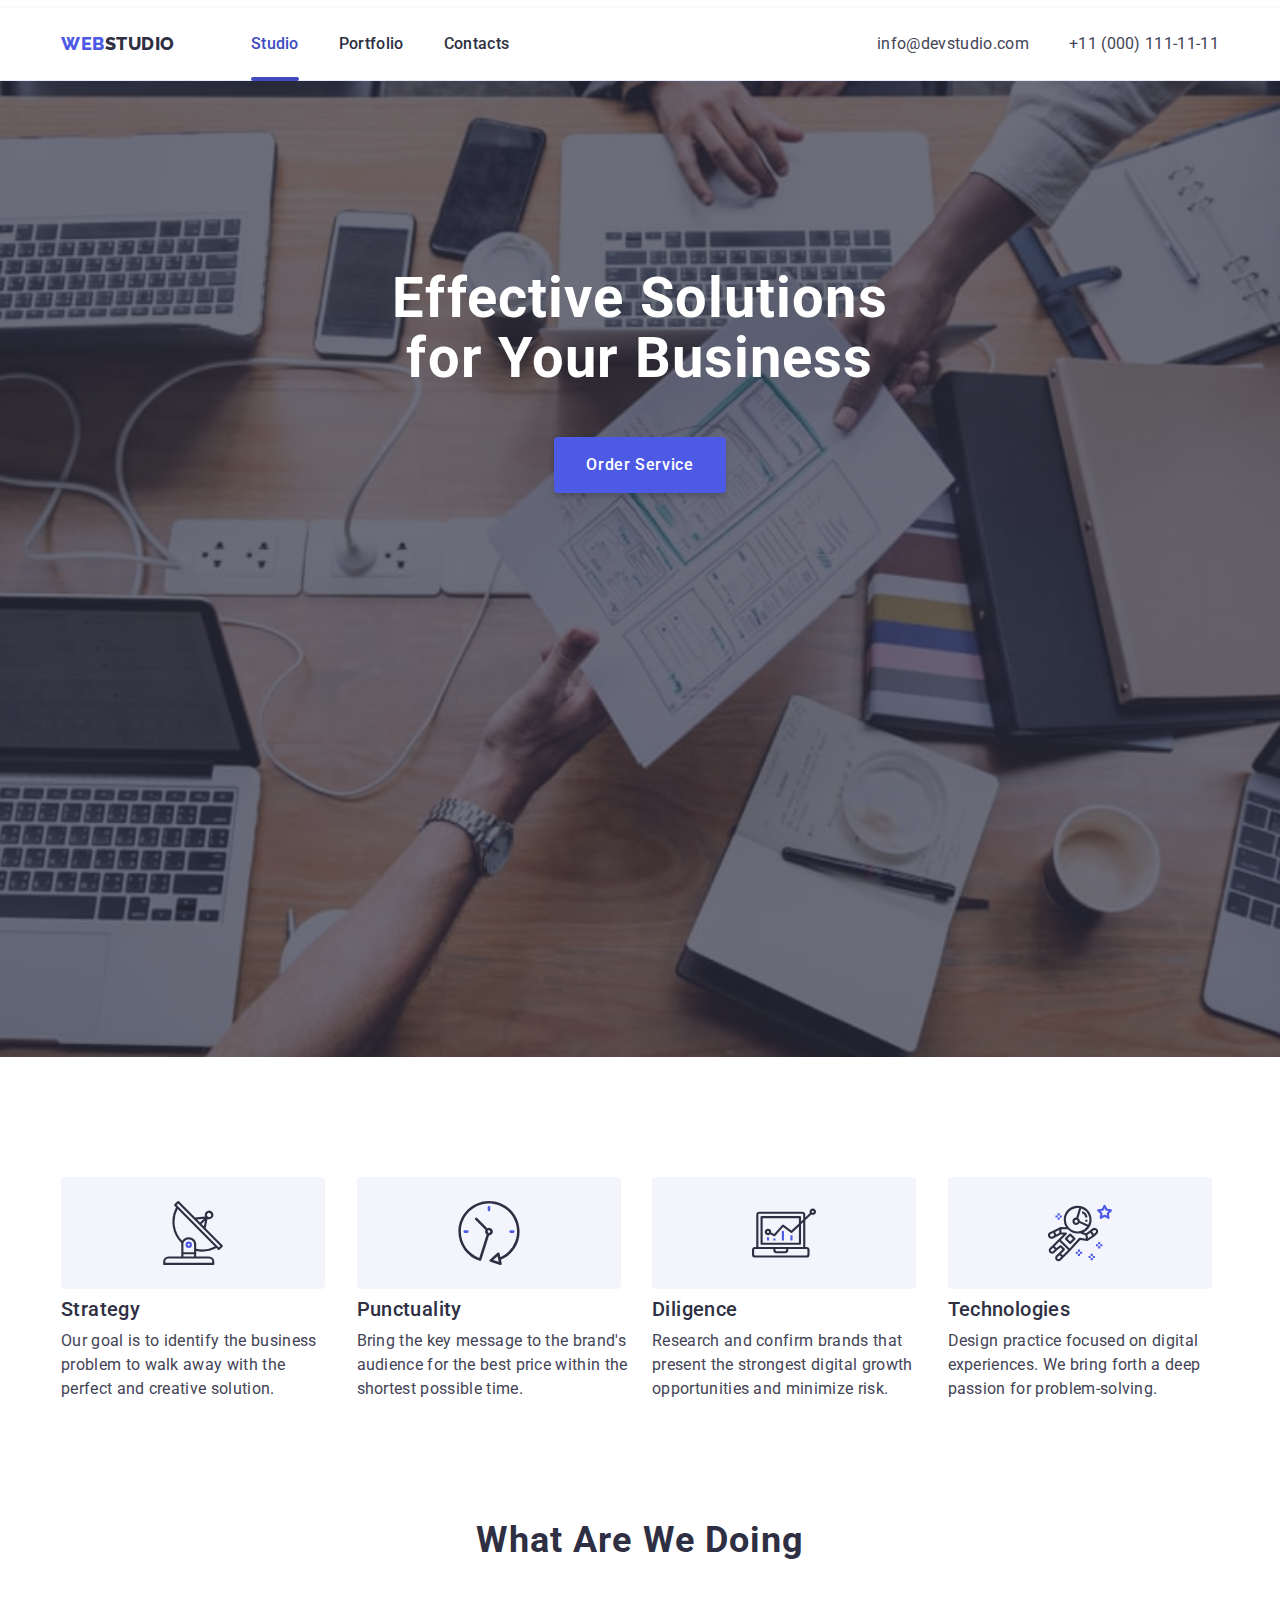
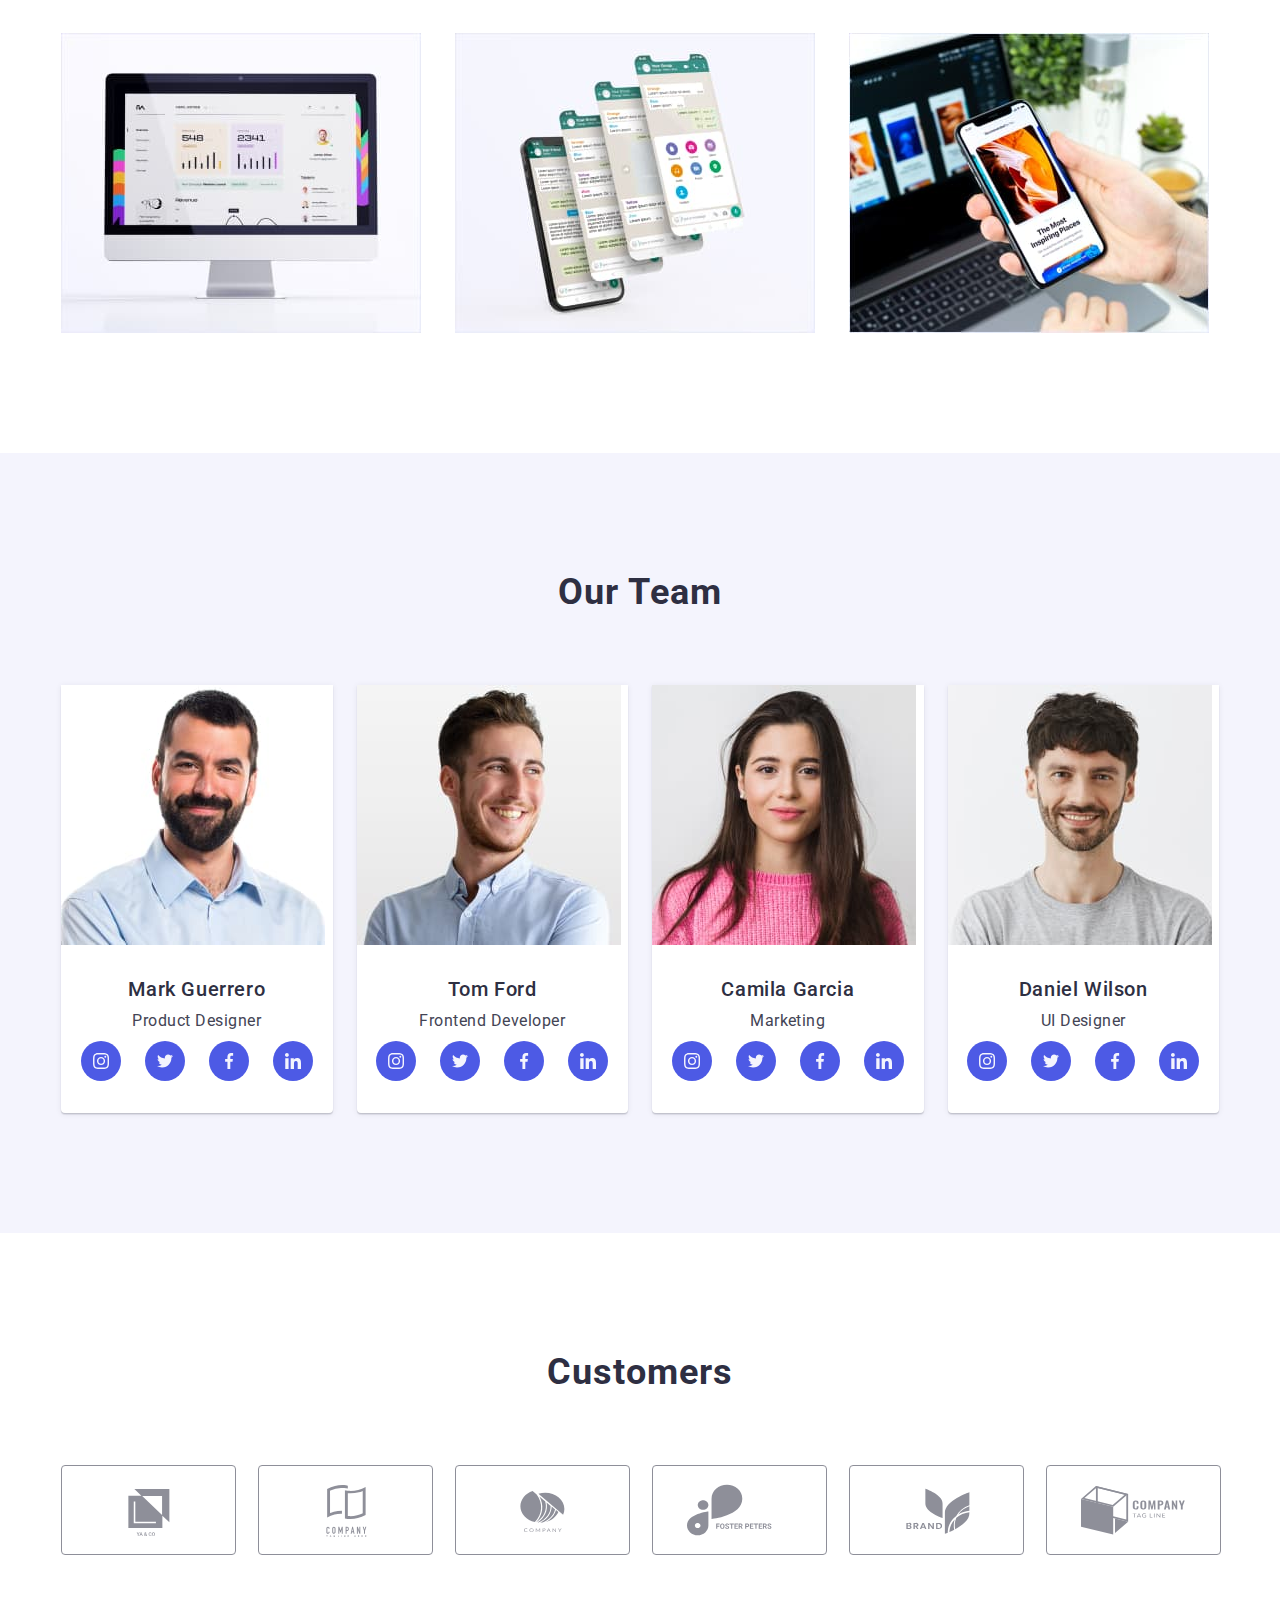
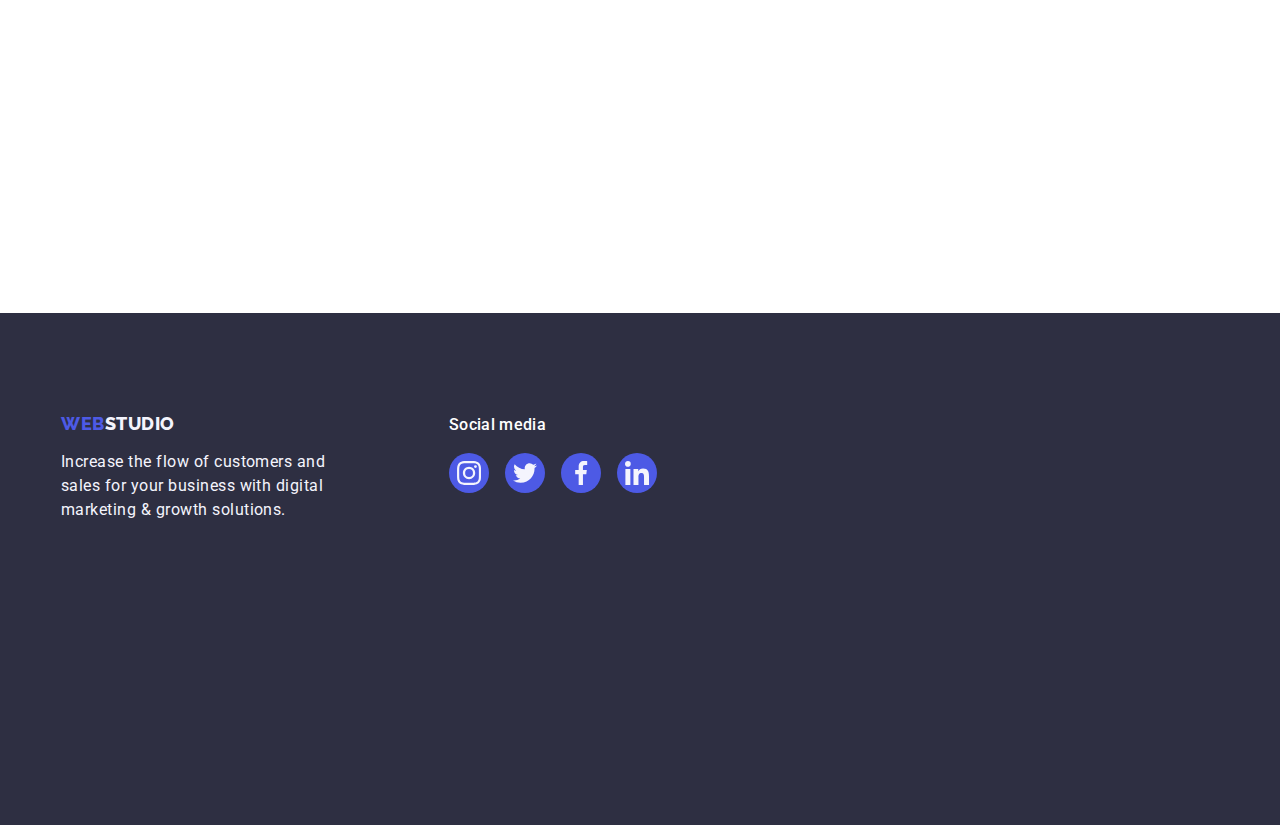
<file: index.html>
<!DOCTYPE html>
<html lang="en">
  <head>
    <meta charset="UTF-8" />
    <meta name="viewport" content="width=device-width, initial-scale=1.0" />
    <meta http-equiv="X-UA-Compatible" content="ie=edge" />
    <link
      rel="stylesheet"
      href="https://cdnjs.cloudflare.com/ajax/libs/modern-normalize/2.0.0/modern-normalize.min.css"
      integrity="sha512-4xo8blKMVCiXpTaLzQSLSw3KFOVPWhm/TRtuPVc4WG6kUgjH6J03IBuG7JZPkcWMxJ5huwaBpOpnwYElP/m6wg=="
      crossorigin="anonymous"
      referrerpolicy="no-referrer"
    />
    <link rel="stylesheet" href="./css/styles.css" />
    <link rel="preconnect" href="https://fonts.googleapis.com" />
    <link rel="preconnect" href="https://fonts.gstatic.com" crossorigin />
    <link
      href="https://fonts.googleapis.com/css2?family=Raleway:ital,wght@0,800;1,800&family=Roboto:ital,wght@0,400;0,500;0,700;0,900;1,400;1,500;1,700;1,900&display=swap"
      rel="stylesheet"
    />

    <title>WebStudio</title>
  </head>
  <body>
    <svg
      xmlns="http://www.w3.org/2000/svg"
      aria-hidden="true"
      style="position: absolute; width: 0; height: 0; overflow: hidden"
    >
      <defs>
        <symbol id="icon-Client-6" viewBox="0 0 67 32">
          <path
            d="M33.799 15.249a2.098 2.098 0 0 1-.431-1.417v-2.054c0-.63.143-1.108.428-1.435s.776-.49 1.472-.489c.654 0 1.118.139 1.392.418.299.355.445.79.412 1.229v.483h-1.169v-.489a2.47 2.47 0 0 0-.034-.478.464.464 0 0 0-.167-.284.676.676 0 0 0-.424-.111.714.714 0 0 0-.445.117.55.55 0 0 0-.194.313 2.349 2.349 0 0 0-.046.508v2.492c-.018.24.033.481.15.7.058.074.139.133.233.17s.199.05.302.039c.15.011.299-.03.414-.113a.5.5 0 0 0 .174-.303 2.78 2.78 0 0 0 .036-.499v-.506h1.169v.462c.033.457-.109.911-.404 1.291-.269.305-.726.458-1.399.458s-1.181-.163-1.47-.501zM38.668 15.269c-.295-.32-.443-.786-.443-1.402v-2.16c0-.61.148-1.072.443-1.385s.789-.469 1.482-.468c.688 0 1.179.156 1.474.468.295.313.446.775.446 1.385v2.16c0 .61-.15 1.078-.45 1.4s-.789.483-1.47.483-1.184-.163-1.482-.48zm2.026-.518c.106-.2.154-.42.14-.639v-2.645a1.172 1.172 0 0 0-.138-.627c-.059-.076-.142-.135-.239-.172s-.204-.05-.308-.037c-.105-.013-.212 0-.309.037s-.18.096-.24.172a1.138 1.138 0 0 0-.14.627v2.658c-.015.22.033.439.14.639.068.067.152.121.247.158a.828.828 0 0 0 .6 0 .747.747 0 0 0 .247-.158v-.013zM43.476 9.917h1.259l.947 3.986.968-3.986h1.225l.123 5.753h-.905l-.097-3.998-.935 3.998h-.726l-.968-4.013-.09 4.013h-.915l.114-5.753zM49.41 9.917h1.961c1.13 0 1.695.545 1.695 1.634 0 1.043-.595 1.564-1.784 1.563h-.668v2.557h-1.211l.007-5.753zm1.675 2.459c.12.013.241.004.356-.028s.221-.084.31-.154a.929.929 0 0 0 .174-.65 1.808 1.808 0 0 0-.058-.522c-.017-.057-.048-.111-.089-.158s-.094-.086-.153-.116a1.251 1.251 0 0 0-.54-.092h-.47v1.719h.47zM54.812 9.917h1.3l1.334 5.753h-1.128l-.264-1.327h-1.16l-.271 1.327h-1.145l1.334-5.753zm1.111 3.76-.453-2.415-.453 2.415h.906zM58.523 9.917h.847l1.622 3.282V9.917h1.005v5.753h-.806l-1.632-3.426v3.426H58.52l.002-5.753zM64.351 13.477l-1.349-3.552h1.135l.823 2.281.772-2.281h1.111l-1.332 3.552v2.194h-1.162v-2.194zM35.668 18.186v.301h-.988v2.338h-.414v-2.338h-.993v-.301h2.394zM38.764 20.824h-.32a.143.143 0 0 1-.09-.025.13.13 0 0 1-.053-.061l-.286-.627h-1.37l-.286.627a.172.172 0 0 1-.044.071.153.153 0 0 1-.09.025h-.32l1.211-2.639h.421l1.225 2.628zm-2.004-.979h1.143l-.484-1.074a1.85 1.85 0 0 1-.09-.249c-.017.05-.031.098-.046.14l-.044.111-.479 1.072zM40.851 20.565c.076.003.152.003.228 0a1.651 1.651 0 0 0 .368-.079c.053-.019.107-.042.162-.065v-.593h-.484c-.012.001-.024-.001-.035-.005s-.021-.009-.03-.016a.062.062 0 0 1-.024-.048v-.203h.939v1.011a1.907 1.907 0 0 1-.511.215c-.099.025-.2.043-.303.054a3.775 3.775 0 0 1-.353.017 1.843 1.843 0 0 1-.61-.098 1.492 1.492 0 0 1-.484-.276 1.259 1.259 0 0 1-.312-.418 1.32 1.32 0 0 1-.111-.547 1.356 1.356 0 0 1 .109-.552c.07-.156.176-.299.312-.418a1.47 1.47 0 0 1 .484-.274c.207-.067.427-.101.649-.098.113 0 .225.008.337.023a1.65 1.65 0 0 1 .53.171c.074.041.145.087.211.138l-.116.163c-.009.015-.023.027-.039.036s-.036.014-.055.014a.16.16 0 0 1-.075-.021 1.81 1.81 0 0 1-.119-.063 1.02 1.02 0 0 0-.162-.071 1.524 1.524 0 0 0-.223-.059 1.85 1.85 0 0 0-.307-.023 1.413 1.413 0 0 0-.467.073 1.03 1.03 0 0 0-.356.209.918.918 0 0 0-.225.328 1.236 1.236 0 0 0 0 .88 1.027 1.027 0 0 0 .595.541c.154.046.317.063.479.052zM44.711 20.523h1.322v.301h-1.726v-2.639h.414l-.01 2.338zM47.408 20.824h-.414v-2.639h.414v2.639zM48.948 18.198a.189.189 0 0 1 .063.048l1.77 1.989a.737.737 0 0 1 0-.094v-1.966h.361v2.649h-.208a.197.197 0 0 1-.09-.015.23.23 0 0 1-.065-.05l-1.767-1.987V20.823h-.346v-2.639h.215c.023 0 .047.004.068.012zM54.189 18.186v.29h-1.467v.871h1.189v.28h-1.189v.9h1.467v.29h-1.893v-2.632h1.893zM10.805 1.891l18.384 4.504v15.784l-18.384-4.502V1.891zM9.626.545v17.898l20.739 5.083V5.63L9.626.545z"
          />
          <path d="M20.742 31.834 0 26.747V8.851l20.742 5.085v17.898z" />
          <path
            d="m9.97 1.688 18.144 4.448-7.716 6.66-18.146-4.45L9.97 1.688zM9.626.545 0 8.851l20.742 5.085 9.624-8.306L9.627.545zM21.909 30.827l8.457-7.299-8.457-2.074v9.374z"
          />
        </symbol>
        <symbol id="icon-Client-5" viewBox="0 0 59 32">
          <path
            d="M15.31 25.356c.14.156.215.352.211.553.007.131-.018.262-.075.383s-.143.229-.252.316c-.273.185-.61.276-.951.255h-1.671v-3.504h1.637c.323-.019.644.063.907.233.106.08.19.18.245.294s.08.238.073.361a.76.76 0 0 1-.19.536.91.91 0 0 1-.498.274.975.975 0 0 1 .565.3zm-1.961-.529h.7a.719.719 0 0 0 .445-.116c.053-.043.093-.096.12-.155s.037-.123.031-.187a.397.397 0 0 0-.148-.342.733.733 0 0 0-.458-.118h-.688v.919zm1.213 1.344c.056-.044.1-.099.129-.161s.041-.129.036-.195c.004-.068-.009-.135-.038-.198s-.074-.118-.131-.162a.786.786 0 0 0-.475-.127h-.734v.964h.743a.794.794 0 0 0 .47-.122zM18.656 26.862l-.911-1.369h-.342v1.369h-.783v-3.504h1.483a1.57 1.57 0 0 1 1.032.298c.207.19.332.441.353.707s-.066.529-.242.743a1.245 1.245 0 0 1-.707.356l.97 1.4h-.852zm-1.253-1.847h.641c.445 0 .668-.177.668-.531.005-.072-.008-.145-.036-.212s-.072-.13-.128-.181a.75.75 0 0 0-.504-.142h-.648l.008 1.067zM22.939 26.157h-1.561l-.276.705h-.821l1.434-3.465h.888l1.428 3.465h-.822l-.27-.705zm-.21-.53-.57-1.479-.57 1.479h1.141zM28.299 26.863h-.778l-1.744-2.383v2.383h-.776v-3.504h.776l1.744 2.397v-2.397h.778v3.504zM32.737 26.024c-.161.265-.406.48-.704.618-.339.154-.714.23-1.093.221h-1.384v-3.504h1.384c.378-.009.754.065 1.093.216.298.135.543.348.704.611.16.285.243.6.243.919s-.083.634-.243.919zm-.89-.084c.222-.233.344-.529.344-.836s-.122-.603-.344-.836a1.448 1.448 0 0 0-.974-.298h-.54v2.268h.54c.355.02.705-.087.974-.298zM23.425 3.867s10.038 3.412 9.825 8.349v8.351s-10.031-3.413-9.821-8.351l-.004-8.349zM42.194 18.611c1.896-1.175 4.089-1.902 6.378-2.116v-2.614c-2.638.915-4.875 2.575-6.378 4.73z"
          />
          <path
            d="M41.055 19.399c1.552-2.813 4.242-4.983 7.517-6.065V5.802s-14.296 4.86-13.993 11.891v11.889s.637-.217 1.639-.625c0-.38 0-.764.046-1.149.296-3.264 2.02-6.289 4.792-8.409z"
          />
          <path
            d="M39.695 23.815c.075-.825.243-1.64.5-2.434-1.726 1.831-2.772 4.103-2.989 6.497-.021.226-.032.452-.038.685a43.581 43.581 0 0 0 2.75-1.304 11.103 11.103 0 0 1-.222-3.443zM40.264 23.858a10.594 10.594 0 0 0 .177 3.117c3.906-2.104 8.294-5.355 8.125-9.284v-.342c-2.791.281-5.401 1.379-7.431 3.126a10.75 10.75 0 0 0-.871 3.383z"
          />
        </symbol>
        <symbol id="icon-Client-4" viewBox="0 0 66 32">
          <path
            d="M10.207 9.77h-.002c-1.862 0-3.371 1.361-3.371 3.04v.002c0 1.679 1.509 3.04 3.371 3.04h.002c1.862 0 3.371-1.361 3.371-3.04v-.002c0-1.679-1.509-3.04-3.371-3.04zM35.092 8.798c-.005-2.332-1.035-4.567-2.863-6.215S27.922.005 25.336 0c-2.587.004-5.066.932-6.896 2.582s-2.86 3.884-2.865 6.217v12.858s19.515-1.96 19.517-12.856v-.002zM0 25.877c.005 1.622.721 3.177 1.994 4.325s2.996 1.794 4.796 1.799c1.799-.005 3.523-.651 4.795-1.798s1.989-2.701 1.994-4.323v-8.947S0 18.298 0 25.878zm6.789 1.603c-.352 0-.695-.094-.988-.27s-.52-.426-.655-.719-.17-.615-.101-.926c.069-.311.238-.597.487-.821s.565-.377.91-.439c.345-.062.702-.03 1.027.091s.603.327.798.59c.195.264.3.573.3.891.001.211-.044.42-.133.615s-.22.373-.385.522c-.165.149-.362.268-.578.349s-.448.123-.682.123v-.006zM19.207 24.597v3.329h-.686v-3.329h.686zm1.326 1.422v.535h-1.514v-.535h1.514zm.16-1.422v.537h-1.674v-.537h1.674zm3.133 1.587v.158c0 .253-.034.48-.103.681s-.165.373-.29.515a1.25 1.25 0 0 1-.448.322 1.423 1.423 0 0 1-.574.112c-.209 0-.4-.037-.574-.112a1.29 1.29 0 0 1-.448-.322 1.5 1.5 0 0 1-.295-.514 2.09 2.09 0 0 1-.103-.681v-.158c0-.255.034-.482.103-.681.069-.201.165-.373.29-.514.127-.142.276-.25.448-.325.174-.075.365-.112.574-.112.21 0 .402.037.574.112.174.075.323.183.448.325.127.142.224.313.293.514.07.2.105.427.105.681zm-.693.158v-.162c0-.177-.016-.332-.048-.466s-.079-.247-.142-.338a.623.623 0 0 0-.538-.277.614.614 0 0 0-.535.277c-.061.091-.107.204-.139.338s-.048.29-.048.466v.162c0 .175.016.331.048.466.032.134.079.248.142.341.063.091.139.161.229.208s.193.071.309.071c.116 0 .219-.024.309-.071s.165-.117.226-.208c.061-.093.107-.207.139-.341.032-.136.048-.291.048-.466zm2.92.713a.447.447 0 0 0-.027-.16.308.308 0 0 0-.096-.133c-.047-.041-.114-.082-.199-.121s-.196-.081-.332-.123a4.267 4.267 0 0 1-.43-.165 1.775 1.775 0 0 1-.357-.213.952.952 0 0 1-.242-.286.786.786 0 0 1-.087-.377.79.79 0 0 1 .091-.377.872.872 0 0 1 .256-.293c.11-.082.239-.146.389-.19.151-.044.316-.066.496-.066.245 0 .46.044.642.133s.325.21.425.364c.102.154.153.33.153.528h-.681a.513.513 0 0 0-.062-.256.421.421 0 0 0-.183-.176.648.648 0 0 0-.306-.064.7.7 0 0 0-.297.055.393.393 0 0 0-.178.144.351.351 0 0 0-.059.201c0 .056.014.107.041.153.029.046.072.088.128.128s.126.077.208.112c.082.035.178.069.286.103.181.055.341.117.478.185.139.069.255.146.348.231a.851.851 0 0 1 .281.658c0 .145-.028.274-.085.389s-.138.211-.245.29c-.107.079-.234.139-.382.181s-.313.062-.496.062c-.165 0-.327-.021-.487-.064a1.486 1.486 0 0 1-.437-.199c-.13-.088-.233-.201-.311-.338s-.117-.3-.117-.487h.688c0 .104.016.191.048.263s.077.13.135.174c.059.044.13.076.21.096.082.02.172.03.27.03a.745.745 0 0 0 .293-.05.356.356 0 0 0 .228-.341zm2.641-2.458v3.329h-.684v-3.329h.684zm1.024 0v.537h-2.716v-.537h2.716zm2.625 2.794v.535h-1.772v-.535h1.772zm-1.548-2.794v3.329h-.686v-3.329h.686zm1.317 1.356v.521h-1.541v-.521h1.541zm.229-1.356v.537h-1.77v-.537h1.77zm.402 0h1.242c.255 0 .473.038.656.114.184.076.326.189.425.338s.149.333.149.551c0 .178-.03.332-.091.46a.848.848 0 0 1-.254.318 1.295 1.295 0 0 1-.382.201l-.217.114h-1.079l-.005-.535h.803c.12 0 .22-.021.3-.064s.139-.102.178-.178a.552.552 0 0 0 .062-.265c0-.107-.02-.199-.059-.277s-.1-.137-.181-.178-.182-.062-.304-.062h-.556v2.792h-.686v-3.329zm1.862 3.329-.759-1.484.725-.005.768 1.457v.032h-.734zm3.601-1.186h-.848v-.535h.848a.69.69 0 0 0 .32-.064c.082-.044.143-.105.181-.183s.057-.165.057-.263c0-.099-.019-.191-.057-.277s-.098-.154-.181-.206-.189-.078-.32-.078h-.611v2.792h-.686v-3.329h1.297c.261 0 .484.047.67.142.187.093.331.222.43.386s.149.353.149.565c0 .215-.05.401-.149.558s-.242.278-.43.364a1.602 1.602 0 0 1-.67.128zm3.956.651v.535H40.39v-.535h1.772zm-1.548-2.794v3.329h-.686v-3.329h.686zm1.317 1.356v.521H40.39v-.521h1.541zm.229-1.356v.537h-1.77v-.537h1.77zm1.936 0v3.329h-.684v-3.329h.684zm1.025 0v.537h-2.716v-.537h2.716zm2.625 2.794v.535h-1.772v-.535h1.772zm-1.548-2.794v3.329h-.686v-3.329h.686zm1.317 1.356v.521h-1.541v-.521h1.541zm.229-1.356v.537h-1.77v-.537h1.77zm.402 0h1.242c.255 0 .473.038.656.114.184.076.326.189.425.338s.149.333.149.551c0 .178-.031.332-.091.46a.848.848 0 0 1-.254.318 1.295 1.295 0 0 1-.382.201l-.217.114h-1.079l-.005-.535h.803c.12 0 .22-.021.3-.064s.139-.102.178-.178a.552.552 0 0 0 .062-.265c0-.107-.02-.199-.059-.277s-.1-.137-.181-.178a.669.669 0 0 0-.304-.062h-.556v2.792h-.686v-3.329zm1.861 3.329-.759-1.484.725-.005.768 1.457v.032h-.734zm2.872-.871a.447.447 0 0 0-.027-.16.308.308 0 0 0-.096-.133c-.047-.041-.114-.082-.199-.121s-.196-.081-.332-.123a4.267 4.267 0 0 1-.43-.165 1.775 1.775 0 0 1-.357-.213.952.952 0 0 1-.242-.286.786.786 0 0 1-.087-.377c0-.139.03-.264.091-.377a.872.872 0 0 1 .256-.293c.11-.082.239-.146.389-.19.151-.044.316-.066.496-.066.245 0 .46.044.642.133s.325.21.425.364c.102.154.153.33.153.528h-.681a.513.513 0 0 0-.062-.256.421.421 0 0 0-.183-.176.648.648 0 0 0-.306-.064.7.7 0 0 0-.297.055.393.393 0 0 0-.178.144.351.351 0 0 0-.059.201c0 .056.014.107.041.153.029.046.072.088.128.128s.126.077.208.112c.082.035.178.069.286.103.181.055.341.117.478.185.139.069.255.146.348.231a.851.851 0 0 1 .281.658c0 .145-.028.274-.085.389s-.138.211-.245.29c-.107.079-.234.139-.382.181s-.313.062-.496.062c-.165 0-.327-.021-.487-.064a1.486 1.486 0 0 1-.437-.199c-.13-.088-.233-.201-.311-.338s-.117-.3-.117-.487h.688c0 .104.016.191.048.263s.077.13.135.174c.059.044.13.076.21.096.082.02.172.03.27.03a.745.745 0 0 0 .293-.05.356.356 0 0 0 .228-.341z"
          />
        </symbol>
        <symbol id="icon-Client-3" viewBox="0 0 59 32">
          <path
            d="M21.034 28.128c.009 0 .018.002.027.005s.016.008.022.014l.126.119a1.034 1.034 0 0 1-.355.225 1.4 1.4 0 0 1-.503.081 1.348 1.348 0 0 1-.473-.076 1.044 1.044 0 0 1-.357-.213.935.935 0 0 1-.23-.329 1.08 1.08 0 0 1-.08-.422 1.006 1.006 0 0 1 .087-.423.99.99 0 0 1 .244-.329 1.14 1.14 0 0 1 .379-.214c.155-.051.321-.077.487-.076.155-.003.309.02.453.069.125.046.24.111.339.19l-.106.127a.087.087 0 0 1-.027.023.07.07 0 0 1-.043.009.107.107 0 0 1-.046-.014l-.057-.034-.079-.043a.9.9 0 0 0-.25-.076 1.181 1.181 0 0 0-.538.043.73.73 0 0 0-.452.412.857.857 0 0 0-.065.334c-.002.116.02.23.065.34a.73.73 0 0 0 .437.408.96.96 0 0 0 .325.054c.064.001.129-.003.192-.011a.784.784 0 0 0 .417-.174.105.105 0 0 1 .06-.022zM24.678 27.532c.002.143-.027.285-.085.419-.051.122-.132.233-.238.326s-.232.166-.373.214c-.309.101-.65.101-.959 0a1.127 1.127 0 0 1-.371-.214.956.956 0 0 1-.24-.329 1.074 1.074 0 0 1 0-.84.982.982 0 0 1 .24-.33c.106-.09.232-.16.371-.206.308-.102.651-.102.959 0 .14.049.267.122.372.214a.958.958 0 0 1 .323.747zm-.331 0a.892.892 0 0 0-.06-.337.687.687 0 0 0-.436-.411 1.122 1.122 0 0 0-.697 0 .747.747 0 0 0-.267.159.678.678 0 0 0-.17.252.976.976 0 0 0 0 .674.703.703 0 0 0 .437.41c.225.072.472.072.697 0a.7.7 0 0 0 .436-.41.873.873 0 0 0 .06-.337zM27.164 27.885l.033.076.036-.076a.768.768 0 0 1 .041-.074l.806-1.252c.016-.022.03-.035.046-.039a.21.21 0 0 1 .066-.007h.238v2.036h-.282v-1.56a.41.41 0 0 1 0-.07l-.811 1.269c-.01.019-.027.035-.047.046s-.045.017-.069.017h-.046c-.025 0-.049-.006-.069-.017s-.037-.027-.047-.047l-.834-1.277V28.545h-.273v-2.032h.238a.21.21 0 0 1 .066.007c.02.008.035.022.044.039l.823 1.253c.016.023.03.047.041.073zM30.197 27.784v.763h-.316v-2.034h.704a1.57 1.57 0 0 1 .393.044.793.793 0 0 1 .278.127.53.53 0 0 1 .158.199.619.619 0 0 1 .054.26.56.56 0 0 1-.228.463.822.822 0 0 1-.279.135 1.347 1.347 0 0 1-.38.047l-.382-.005zm0-.218h.382a.907.907 0 0 0 .244-.031.554.554 0 0 0 .177-.088.38.38 0 0 0 .145-.306c.004-.057-.007-.113-.032-.166s-.062-.1-.11-.139a.69.69 0 0 0-.424-.109h-.382v.838zM34.437 28.549h-.249a.116.116 0 0 1-.11-.066l-.215-.492h-1.077l-.222.492a.115.115 0 0 1-.11.066h-.249l.946-2.036h.328l.959 2.036zm-1.562-.756h.89l-.375-.829a1.33 1.33 0 0 1-.071-.191l-.036.106a.95.95 0 0 1-.035.086l-.372.828zM35.8 26.522a.131.131 0 0 1 .047.036l1.38 1.535v-1.58h.282v2.036h-.158a.16.16 0 0 1-.065-.012.161.161 0 0 1-.05-.038l-1.379-1.534a.41.41 0 0 1 0 .07v1.514h-.282v-2.036h.167a.18.18 0 0 1 .057.009zM39.834 27.739v.809h-.316v-.809l-.872-1.226h.282a.116.116 0 0 1 .068.018.187.187 0 0 1 .043.046l.546.791c.022.034.041.065.057.094s.028.058.039.086l.041-.088a.624.624 0 0 1 .054-.093l.538-.797a.208.208 0 0 1 .041-.043.107.107 0 0 1 .068-.02h.285l-.874 1.232zM27.008 23.095c.137.015.276.027.416.038 2.128-.813 3.929-2.145 5.176-3.828s1.887-3.643 1.838-5.634l-2.346-2.004c.477 2.12.254 4.313-.644 6.331s-2.436 3.783-4.441 5.098z"
          />
          <path
            d="m26.17 23.002.063.011c2.143-1.31 3.776-3.138 4.69-5.25s1.064-4.408.433-6.594l-3.341-2.854c1.351 2.346 1.895 4.972 1.568 7.572s-1.511 5.067-3.414 7.115zM37.5 16.024c-.568 2.188-1.946 4.162-3.931 5.628-.58.43-1.205.814-1.868 1.145 1.616-.406 3.102-1.123 4.342-2.097s2.202-2.178 2.812-3.52L37.5 16.024z"
          />
          <path
            d="m36.968 15.702-1.929-1.648c-.037 1.879-.662 3.716-1.811 5.318s-2.779 2.914-4.721 3.796h.009c.433 0 .865-.022 1.295-.066 1.815-.633 3.418-1.64 4.667-2.931s2.104-2.826 2.489-4.469zM26.449 7.112l-2.301-1.969c-2.057.679-3.827 1.873-5.077 3.426s-1.922 3.392-1.928 5.276c.008 2.082.828 4.103 2.331 5.742s3.603 2.803 5.967 3.308c2.111-2.197 3.346-4.912 3.528-7.75s-.701-5.652-2.52-8.032zM42.286 15.399c-.008-2.47-1.161-4.838-3.205-6.585s-4.815-2.731-7.707-2.739a12.47 12.47 0 0 0-3.907.621l14.09 12.039a8.056 8.056 0 0 0 .729-3.337z"
          />
        </symbol>
        <symbol id="icon-Client-2" viewBox="0 0 59 32">
          <path
            d="M28.636 3.391h-.078c-.12-.007-.24-.01-.36-.013h-.26c-.227 0-.458.006-.688.017a.451.451 0 0 0-.052 0 16.148 16.148 0 0 0-6.009 1.533l-.247.119v12.652l.578-.196a22.494 22.494 0 0 1 1.607-.477 19.624 19.624 0 0 1 4.626-.615v1.662c-.207.002-.408.007-.609.017h-.048a18.54 18.54 0 0 0-3.559.546c-1.477.37-2.901.925-4.24 1.652V4.061a16.979 16.979 0 0 1 4.448-1.809 17.043 17.043 0 0 1 4.192-.541h.244c.292.007.577.02.844.041.705.049 1.404.161 2.089.333v1.636a12.928 12.928 0 0 0-2.024-.305l-.041-.004c-.141-.012-.282-.024-.414-.024zm2.88 1.673c.363.028.739.041 1.119.041a17.95 17.95 0 0 0 4.407-.565 18.14 18.14 0 0 0 4.238-1.654v15.938a17.068 17.068 0 0 1-4.449 1.809c-1.37.352-2.778.533-4.192.539a12.76 12.76 0 0 1-3.18-.375V4.756c.246.057.499.109.756.153.422.071.867.123 1.301.155zm8.111.123-.578.195c-.532.179-1.068.339-1.608.481a19.61 19.61 0 0 1-4.804.616c-.377 0-.724-.01-1.06-.032l-.461-.03v13.015l.396.035c.367.032.746.048 1.128.048a15.335 15.335 0 0 0 3.783-.49 15.84 15.84 0 0 0 2.956-1.062l.247-.119V5.188zM20.421 25.836a.856.856 0 0 0-.643-.26.953.953 0 0 0-.372.07.828.828 0 0 0-.475.481.957.957 0 0 0-.067.359v2.168a1.03 1.03 0 0 0 .085.445c.051.111.125.21.217.291a.752.752 0 0 0 .298.154c.105.03.214.045.324.045a.906.906 0 0 0 .828-.568.873.873 0 0 0 .069-.346v-.243h-.567v.193a.506.506 0 0 1-.033.193.35.35 0 0 1-.082.122.33.33 0 0 1-.119.062.367.367 0 0 1-.119.02.283.283 0 0 1-.266-.116.512.512 0 0 1-.075-.291v-2.021a.686.686 0 0 1 .069-.324.284.284 0 0 1 .277-.13c.049-.002.097.008.141.03s.082.053.112.092a.461.461 0 0 1 .094.291v.187h.561v-.221a1.022 1.022 0 0 0-.069-.379.893.893 0 0 0-.189-.305zM23.788 25.811a1.005 1.005 0 0 0-.645-.238.976.976 0 0 0-.637.238.886.886 0 0 0-.22.304 1.01 1.01 0 0 0-.082.42v2.079c-.004.146.024.292.082.426a.838.838 0 0 0 .22.291c.087.08.188.143.299.183a.976.976 0 0 0 .982-.183.893.893 0 0 0 .296-.717v-2.079a1.01 1.01 0 0 0-.082-.42.927.927 0 0 0-.214-.304zm-.265 2.803a.377.377 0 0 1-.112.301.414.414 0 0 1-.534 0 .38.38 0 0 1-.112-.301v-2.079a.377.377 0 0 1 .112-.301.414.414 0 0 1 .534 0 .38.38 0 0 1 .112.301v2.079zM28.21 29.543v-3.936h-.545l-.716 2.084h-.01l-.721-2.084h-.539v3.936h.562v-2.395h.01l.551 1.693h.28l.555-1.693h.01v2.395h.562zM31.405 25.882a.785.785 0 0 0-.318-.215 1.254 1.254 0 0 0-.408-.061h-.835v3.936h.561v-1.537h.289c.175.008.349-.029.506-.108a.817.817 0 0 0 .308-.301.94.94 0 0 0 .129-.343c.022-.148.032-.298.03-.448a2.212 2.212 0 0 0-.055-.562.828.828 0 0 0-.207-.362zm-.289 1.2a.49.49 0 0 1-.052.205.313.313 0 0 1-.145.138.574.574 0 0 1-.265.049h-.256v-1.338h.289a.55.55 0 0 1 .253.049.32.32 0 0 1 .132.145.572.572 0 0 1 .049.219v.262c0 .092.006.186 0 .27h-.006zM34.062 25.606h-.46l-.867 3.936h.561l.165-.846h.765l.165.846h.561l-.889-3.936zm-.518 2.555.276-1.427h.01l.275 1.427h-.561zM37.686 27.978h-.01l-.847-2.371h-.539v3.936h.561v-2.367h.012l.857 2.367h.528v-3.936h-.561v2.371zM41.113 25.606l-.451 1.565h-.012l-.451-1.565h-.594l.77 2.273v1.664h.561v-1.664l.77-2.273h-.594zM18.857 30.654h.27v.759h.184v-.759h.269v-.155h-.723v.155zM21.13 30.498l-.354.914h.195l.075-.208h.364l.078.208h.2l-.363-.914h-.195zm-.029.553.124-.339.124.339H21.1zM23.376 31.076h.211v.118a.357.357 0 0 1-.217.077.23.23 0 0 1-.193-.087.39.39 0 0 1-.068-.238c0-.203.088-.305.263-.305a.194.194 0 0 1 .207.145l.181-.035c-.039-.179-.168-.269-.387-.269a.458.458 0 0 0-.319.118.457.457 0 0 0-.131.351.498.498 0 0 0 .117.343.446.446 0 0 0 .347.134.548.548 0 0 0 .387-.145v-.36h-.396v.154zM25.67 30.498h-.185v.914h.64v-.155h-.455v-.759zM27.61 30.498h-.185v.914h.185v-.914zM29.507 31.109l-.374-.61h-.179v.914h.172v-.597l.367.597h.184v-.914h-.169v.61zM31.221 31.01h.455v-.155h-.455v-.201h.49v-.155h-.675v.914h.694v-.155h-.509v-.247zM35.378 30.859h-.36v-.36h-.184v.914h.184v-.4h.36v.4h.184v-.914h-.184v.36zM37.103 31.01h.457v-.155h-.457v-.201h.492v-.155h-.675v.914h.692v-.155h-.509v-.247zM39.442 31.01c.159-.025.24-.109.24-.254a.213.213 0 0 0-.09-.203.516.516 0 0 0-.267-.054h-.387v.914h.184v-.382h.036a.262.262 0 0 1 .114.02c.027.017.049.04.065.067l.2.291h.22l-.111-.179a.642.642 0 0 0-.202-.219zm-.185-.126h-.136v-.23h.145a.476.476 0 0 1 .187.022.117.117 0 0 1 .04.095c-.001.018-.006.035-.014.051s-.02.029-.035.04a.536.536 0 0 1-.187.022zM41.206 31.01h.455v-.155h-.455v-.201h.492v-.155h-.676v.914h.694v-.155h-.509v-.247z"
          />
        </symbol>
        <symbol id="icon-Client-1" viewBox="0 0 59 32">
          <path
            d="m21.714 4 4.004 3.815-7.433-.004v18.51h19.429v-7.077l4 3.811V4.001h-20zm15.824 14.796L26.184 7.979h11.354v10.817zm-3.525 4.817H21.36V11.164h.894V22.77h11.759v.843zm-10.13 6.136-.472-.97h-.389l.684 1.284v.748h.353v-.748l.684-1.284h-.388l-.472.97zm1.739-.969h.084l.767 2.031h-.368l-.164-.476h-.786l-.164.476h-.367l.765-2.031h.234zm-.373 1.278h.595l-.298-.862-.297.862zm2.455-.337-.044-.057c-.052-.069-.093-.135-.121-.2s-.043-.132-.043-.201c0-.106.022-.197.066-.273s.106-.135.186-.176a.593.593 0 0 1 .28-.063c.103 0 .192.021.266.063a.44.44 0 0 1 .103.707.963.963 0 0 1-.142.124l-.141.103.402.475a.826.826 0 0 0 .088-.379h.29c0 .099-.01.192-.029.28a.878.878 0 0 1-.149.335l.298.351h-.389l-.118-.139a.796.796 0 0 1-.208.114.938.938 0 0 1-.315.053c-.135 0-.252-.025-.35-.074s-.175-.117-.229-.204a.56.56 0 0 1-.08-.297c0-.083.017-.155.052-.218s.081-.122.141-.176c.055-.05.118-.1.188-.15zm.167.204-.042.031c-.049.04-.086.079-.11.116a.322.322 0 0 0-.057.181c0 .059.013.113.038.162s.064.087.113.116a.37.37 0 0 0 .183.042.514.514 0 0 0 .328-.116l-.452-.532zm.08-.371.125-.084c.059-.039.1-.077.126-.114s.038-.086.038-.142c0-.048-.019-.093-.056-.134s-.09-.061-.158-.061a.204.204 0 0 0-.194.121.284.284 0 0 0-.024.119c0 .042.011.085.032.13s.051.09.088.138l.023.029zm3.554.596h-.349c-.01.088-.032.163-.064.225s-.079.106-.141.138a.522.522 0 0 1-.241.047c-.082 0-.152-.016-.211-.049s-.107-.079-.145-.138c-.037-.059-.065-.131-.084-.213s-.026-.177-.026-.279v-.172c0-.108.01-.204.029-.287s.051-.156.091-.213c.04-.058.09-.101.149-.131s.129-.045.209-.045c.098 0 .177.017.237.05s.106.08.137.142a.628.628 0 0 1 .061.225h.349c-.014-.136-.052-.256-.114-.361s-.148-.187-.259-.247a.857.857 0 0 0-.41-.089c-.127 0-.242.022-.345.067s-.188.109-.261.194c-.073.084-.128.185-.167.303s-.057.25-.057.396v.169c0 .146.019.278.056.396s.093.219.165.303c.072.083.158.147.258.192s.213.067.339.067c.164 0 .303-.03.417-.089s.203-.141.266-.244a.82.82 0 0 0 .112-.356zm1.938-.299v-.112c0-.153-.02-.291-.061-.412s-.097-.226-.172-.311c-.074-.087-.163-.152-.266-.197s-.218-.068-.343-.068c-.125 0-.239.023-.342.068s-.191.11-.266.197c-.074.086-.132.189-.173.311s-.061.258-.061.412v.112c0 .154.02.291.061.413s.1.226.176.311a.767.767 0 0 0 .608.264c.126 0 .24-.022.343-.067s.192-.111.265-.197c.074-.086.132-.189.172-.311s.06-.259.06-.413zm-.351-.114v.114c0 .113-.011.214-.033.301s-.053.161-.095.222c-.042.059-.093.105-.153.135s-.13.045-.208.045c-.077 0-.146-.015-.206-.045s-.113-.076-.156-.135c-.043-.06-.075-.134-.098-.222s-.033-.188-.033-.301v-.114c0-.113.011-.213.033-.3s.054-.16.096-.219a.421.421 0 0 1 .361-.18c.077 0 .147.015.208.046.061.03.113.074.155.134s.075.132.096.219c.022.087.033.186.033.3z"
          />
        </symbol>
        <symbol id="icon-Cross" viewBox="0 0 32 32">
          <path
            d="M32 3.223 28.777 0 16 12.777 3.223 0 0 3.223 12.777 16 0 28.777 3.223 32 16 19.223 28.777 32 32 28.777 19.223 16 32 3.223z"
          />
        </symbol>
        <symbol id="icon-linkedin" viewBox="0 0 32 32">
          <path
            d="M31.992 32v-.001H32V20.263c0-5.741-1.236-10.164-7.948-10.164-3.227 0-5.392 1.771-6.276 3.449h-.093v-2.913h-6.364v21.364h6.627V21.42c0-2.785.528-5.479 3.977-5.479 3.399 0 3.449 3.179 3.449 5.657v10.401h6.62zM.528 10.636h6.635V32H.528V10.636zM3.843 0C1.722 0 0 1.721 0 3.843s1.721 3.879 3.843 3.879c2.121 0 3.843-1.757 3.843-3.879A3.846 3.846 0 0 0 3.843 0z"
          />
        </symbol>
        <symbol id="icon-facebook" viewBox="0 0 32 32">
          <path
            d="M21.329 5.313h2.921V.225C23.746.156 22.013 0 19.994 0c-4.212 0-7.097 2.649-7.097 7.519V12H8.249v5.688h4.648V32h5.699V17.689h4.46l.708-5.688h-5.169V8.082c.001-1.644.444-2.769 2.735-2.769z"
          />
        </symbol>
        <symbol id="icon-twitter" viewBox="0 0 32 32">
          <path
            d="M32 6.078c-1.19.522-2.458.868-3.78 1.036a6.523 6.523 0 0 0 2.886-3.626 13.11 13.11 0 0 1-4.16 1.588A6.574 6.574 0 0 0 22.154 3c-3.632 0-6.556 2.948-6.556 6.562 0 .52.044 1.02.152 1.496-5.454-.266-10.28-2.88-13.522-6.862a6.605 6.605 0 0 0-.898 3.316 6.57 6.57 0 0 0 2.914 5.452 6.479 6.479 0 0 1-2.964-.808v.072c0 3.188 2.274 5.836 5.256 6.446a6.548 6.548 0 0 1-1.72.216 5.8 5.8 0 0 1-1.242-.112c.85 2.598 3.262 4.508 6.13 4.57a13.182 13.182 0 0 1-8.134 2.798c-.538 0-1.054-.024-1.57-.09A18.469 18.469 0 0 0 10.064 29c12.072 0 18.672-10 18.672-18.668 0-.29-.01-.57-.024-.848A13.087 13.087 0 0 0 32 6.078z"
          />
        </symbol>
        <symbol id="icon-instagram" viewBox="0 0 32 32">
          <path
            d="M31.969 9.408c-.075-1.7-.35-2.869-.744-3.882a7.803 7.803 0 0 0-1.85-2.838A7.867 7.867 0 0 0 26.543.844C25.524.45 24.361.175 22.661.1 20.948.019 20.404 0 16.06 0s-4.888.019-6.595.094c-1.7.075-2.869.35-3.882.744a7.803 7.803 0 0 0-2.838 1.85A7.867 7.867 0 0 0 .901 5.52C.507 6.539.232 7.702.157 9.402c-.081 1.713-.1 2.257-.1 6.601s.019 4.888.094 6.595c.075 1.7.35 2.869.744 3.882a7.895 7.895 0 0 0 1.85 2.838 7.867 7.867 0 0 0 2.832 1.844c1.019.394 2.182.669 3.882.744 1.706.075 2.25.094 6.595.094s4.888-.018 6.595-.094c1.7-.075 2.869-.35 3.882-.744a8.181 8.181 0 0 0 4.682-4.682c.394-1.019.669-2.182.744-3.882.075-1.707.094-2.251.094-6.595s-.006-4.888-.081-6.595zm-2.882 13.065c-.069 1.563-.331 2.407-.55 2.969a5.307 5.307 0 0 1-3.038 3.038c-.563.219-1.413.481-2.969.55-1.688.075-2.194.094-6.464.094s-4.782-.018-6.464-.094c-1.563-.069-2.407-.331-2.969-.55a4.926 4.926 0 0 1-1.838-1.194 4.974 4.974 0 0 1-1.194-1.838c-.219-.563-.481-1.413-.55-2.969-.075-1.688-.094-2.194-.094-6.464s.019-4.782.094-6.464c.069-1.563.331-2.407.55-2.969a4.868 4.868 0 0 1 1.2-1.838A4.974 4.974 0 0 1 6.639 3.55c.563-.219 1.413-.481 2.969-.55 1.688-.075 2.194-.094 6.464-.094 4.276 0 4.782.019 6.464.094 1.563.069 2.407.331 2.969.55a4.914 4.914 0 0 1 1.838 1.194 4.974 4.974 0 0 1 1.194 1.838c.219.563.481 1.413.55 2.969.075 1.688.094 2.194.094 6.464s-.019 4.77-.094 6.457z"
          />
          <path
            d="M16.059 7.782c-4.538 0-8.22 3.682-8.22 8.22s3.682 8.22 8.22 8.22 8.22-3.682 8.22-8.22-3.682-8.22-8.22-8.22zm0 13.553a5.333 5.333 0 0 1 0-10.664 5.333 5.333 0 0 1 0 10.664zM26.524 7.457a1.919 1.919 0 1 1-3.838 0 1.919 1.919 0 0 1 3.838 0z"
          />
        </symbol>
        <symbol id="icon-astronaut" viewBox="0 0 32 32">
          <path
            fill="#4d5ae5"
            d="M31.974 4.524a.534.534 0 0 0-.43-.363l-1.91-.278-.855-1.731c-.179-.365-.777-.365-.956 0l-.855 1.731-1.91.278a.535.535 0 0 0-.296.91l1.383 1.348-.326 1.903c-.034.2.048.402.212.522a.53.53 0 0 0 .562.04l1.709-.899 1.709.899a.536.536 0 0 0 .775-.563l-.326-1.903 1.383-1.348a.536.536 0 0 0 .135-.547zm-2.463 1.327a.534.534 0 0 0-.153.472l.191 1.114-1-.526a.533.533 0 0 0-.498 0l-1.001.526.191-1.114a.534.534 0 0 0-.153-.472l-.81-.789 1.119-.163a.532.532 0 0 0 .402-.292l.5-1.013.5 1.013a.535.535 0 0 0 .402.292l1.119.163-.809.789zM26.133 20.522h-1.067v1.067h1.067v-1.067zM26.133 22.656h-1.067v1.067h1.067v-1.067zM27.2 21.589h-1.067v1.067H27.2v-1.067zM25.067 21.589H24v1.067h1.067v-1.067zM22.4 26.389h-1.067v1.067H22.4v-1.067zM22.4 28.522h-1.067v1.067H22.4v-1.067zM23.467 27.456H22.4v1.067h1.067v-1.067zM21.333 27.456h-1.067v1.067h1.067v-1.067zM16 24.256h-1.067v1.067H16v-1.067zM16 26.389h-1.067v1.067H16v-1.067zM17.067 25.322H16v1.067h1.067v-1.067zM14.933 25.322h-1.067v1.067h1.067v-1.067zM5.867 6.122H4.8v1.067h1.067V6.122zM5.867 8.255H4.8v1.067h1.067V8.255z"
            style="fill: var(--color1, #4d5ae5)"
          />
          <path
            fill="#4d5ae5"
            d="M6.933 7.189H5.866v1.067h1.067V7.189zM4.8 7.189H3.733v1.067H4.8V7.189z"
            style="fill: var(--color1, #4d5ae5)"
          />
          <path
            fill="#2e2f42"
            d="M24.715 14.159a1.775 1.775 0 0 0-1.188-.705 1.778 1.778 0 0 0-1.34.352l-1.252.96-1.898 1.417-1.358-.541c2.421-1.086 4.114-3.508 4.114-6.32 0-3.823-3.123-6.933-6.961-6.933s-6.961 3.11-6.961 6.933a6.86 6.86 0 0 0 1.12 3.758l-2.764-.024h-.005c-.009 0-.015.004-.023.005a.515.515 0 0 0-.155.031l-.038.013c-.006.003-.013.003-.019.006l-3.233 1.596-.001.001-1.893.911a.397.397 0 0 0-.063.035 1.779 1.779 0 0 0-.598 2.295c.22.429.595.745 1.056.889a1.776 1.776 0 0 0 1.378-.128l1.388-.738 2.264-1.169 1.357-.008L2.2 22.211l-.002.001-1.339 1.333c-.316.315-.49.732-.49 1.178s.174.863.49 1.179c.325.323.752.485 1.179.485s.854-.162 1.18-.485l1.314-1.309 1.741-1.3.901.897-1.762 1.754-.002.001-1.339 1.333c-.316.315-.49.732-.49 1.178s.174.863.49 1.179c.325.323.753.485 1.18.485s.855-.162 1.18-.485l3.482-3.467.001-.002 1.01-1-.004-.004c.006-.006.015-.009.022-.015l5.166-5.658 3.471.494a.52.52 0 0 0 .262-.033c.018-.006.033-.015.05-.023.019-.01.039-.015.058-.027l3.213-2.133c.012-.008.018-.021.029-.029.013-.01.029-.014.041-.026l1.271-1.191c.662-.62.753-1.635.212-2.362zM2.13 17.77a.714.714 0 0 1-.558.052.717.717 0 0 1-.213-1.26l1.314-.632.449 1.313-.992.527zm3.498-1.828-1.548.8-.439-1.283 2.027-1.001-.04 1.484zm15.099-6.62a5.79 5.79 0 0 1-.599 2.559l-4.181-1.899a1.863 1.863 0 0 0-.788-1.388l1.464-4.86c2.378.756 4.105 2.974 4.105 5.588zm-11.789 0c0-3.235 2.644-5.867 5.894-5.867.253 0 .5.021.745.052l-1.432 4.754c-.019-.001-.037-.006-.057-.006-1.033 0-1.873.837-1.873 1.867s.84 1.867 1.873 1.867c.694 0 1.294-.383 1.618-.945l3.862 1.755a5.894 5.894 0 0 1-4.737 2.39c-3.25 0-5.894-2.632-5.894-5.867zm5.956.8c0 .441-.362.8-.806.8s-.806-.359-.806-.8c0-.441.362-.8.806-.8s.806.359.806.8zM2.465 25.146a.608.608 0 0 1-.854.001.592.592 0 0 1 0-.844l.962-.958.851.848-.959.955zm3.214 3.734a.608.608 0 0 1-.855.001.592.592 0 0 1 0-.844l.963-.959.852.848-.96.955zm3.481-3.469-.002.001-1.765 1.76-.852-.848 1.763-1.755.002-.001c.04-.04.065-.088.09-.135.007-.014.02-.026.026-.04.017-.041.019-.085.026-.129.003-.025.014-.047.014-.073 0-.036-.013-.07-.02-.106-.006-.032-.006-.065-.019-.095a.55.55 0 0 0-.091-.138c-.01-.012-.014-.027-.025-.038h-.001l-.001-.002-1.607-1.6c-.017-.017-.039-.024-.058-.038a.507.507 0 0 0-.087-.058.515.515 0 0 0-.093-.033.507.507 0 0 0-.103-.02.5.5 0 0 0-.095.005.53.53 0 0 0-.104.02.477.477 0 0 0-.094.045c-.02.011-.042.015-.061.029L4.23 23.486l-.901-.897 2.399-2.386 4.361 4.289-.928.919zm6.819-7.017c-.015-.002-.03.004-.045.003a.556.556 0 0 0-.3.075.492.492 0 0 0-.083.061c-.013.011-.028.017-.04.029l-4.698 5.146-4.328-4.257 2.833-2.818a.534.534 0 0 0-.379-.911v-.001l-2.219.013.028-1.607 3.104.027a6.947 6.947 0 0 0 4.981 2.101c.437 0 .864-.045 1.279-.123.04.032.079.065.13.085l2.41.96.152.758.178.885-3.003-.427zm4.041.178-.313-1.558 1.446-1.08.947 1.257-2.08 1.381zm3.754-2.831-.838.785-.931-1.236.831-.637a.735.735 0 0 1 .543-.143.718.718 0 0 1 .48.284.713.713 0 0 1-.085.947z"
            style="fill: var(--color2, #2e2f42)"
          />
          <path
            fill="#2e2f42"
            d="m13.602 18.544-2.143-2.133a.534.534 0 0 0-.753 0l-2.142 2.133a.537.537 0 0 0 0 .756l2.142 2.133a.536.536 0 0 0 .753 0l2.143-2.133a.535.535 0 0 0 0-.756zm-2.519 1.759-1.387-1.381 1.387-1.381 1.387 1.381-1.387 1.381zM17.164 5.071l-.258 1.036c.071.018 1.738.452 1.738 2.149h1.067c0-2.017-1.666-2.965-2.547-3.185zM19.711 9.322h-1.067v1.067h1.067V9.322z"
            style="fill: var(--color2, #2e2f42)"
          />
        </symbol>
        <symbol id="icon-diagram" viewBox="0 0 32 32">
          <path
            fill="#4d5ae5"
            d="M14.925 14.965h1.066v4.798h-1.066v-4.797zM19.19 17.097h1.066v2.665H19.19v-2.665zM10.661 18.696h1.066v1.066h-1.066v-1.066zM7.463 18.163h1.066v1.599H7.463v-1.599z"
            style="fill: var(--color1, #4d5ae5)"
          />
          <path
            fill="#2e2f42"
            d="M1.599 28.291h25.587a1.6 1.6 0 0 0 1.599-1.599V24.56a1.6 1.6 0 0 0-1.599-1.599h-.533V9.668L29.681 6.8a1.608 1.608 0 1 0-.746-.763L26.654 8.2V6.97a1.6 1.6 0 0 0-1.599-1.599H3.733A1.6 1.6 0 0 0 2.134 6.97v15.992h-.533a1.6 1.6 0 0 0-1.599 1.599v2.132a1.6 1.6 0 0 0 1.599 1.599zM30.384 4.837a.533.533 0 1 1 0 1.067.533.533 0 0 1 0-1.067zM3.198 6.969c0-.294.239-.533.533-.533h21.322c.294 0 .533.239.533.533v2.239l-1.066 1.013V8.035a.533.533 0 0 0-.533-.533H4.797a.533.533 0 0 0-.533.533v13.326c0 .294.239.533.533.533h19.19a.533.533 0 0 0 .533-.533v-9.674l1.066-1.01v12.284H3.198V6.969zm4.798 6.93a1.598 1.598 0 1 0 1.107 2.749l1.853.93a.532.532 0 0 0 .636-.123l3.939-4.431 3.872 2.901a.533.533 0 0 0 .686-.039l3.365-3.188v8.131H5.33V8.569h18.124v2.66l-3.771 3.572-3.904-2.927a.533.533 0 0 0-.718.072l-3.993 4.493-1.493-.746c.011-.064.018-.129.02-.193a1.6 1.6 0 0 0-1.599-1.599zm.533 1.599a.533.533 0 1 1-1.067 0 .533.533 0 0 1 1.067 0zm3.198 8.529h5.331v.533a.533.533 0 0 1-.533.533h-4.264a.533.533 0 0 1-.533-.533v-.533zm-10.661.533c0-.294.239-.533.533-.533h9.062v.533a1.6 1.6 0 0 0 1.599 1.599h4.264a1.6 1.6 0 0 0 1.599-1.599v-.533h9.062c.294 0 .533.239.533.533v2.132a.533.533 0 0 1-.533.533H1.598a.533.533 0 0 1-.533-.533V24.56z"
            style="fill: var(--color2, #2e2f42)"
          />
        </symbol>
        <symbol id="icon-clock" viewBox="0 0 32 32">
          <path
            fill="#2e2f42"
            d="M31.297 15.301C31.295 6.849 24.442-.002 15.989 0S.686 6.855.688 15.308a15.304 15.304 0 0 0 10.649 14.576.662.662 0 0 0 .529-.065.637.637 0 0 0 .283-.356l3.865-12.25a1.912 1.912 0 1 0-.84-3.635l-5.106-5.107a.637.637 0 0 0-.902.902l5.103 5.109a1.876 1.876 0 0 0 .536 2.309l-3.683 11.673C3.844 25.783.118 17.71 2.799 10.432S13.553-.572 20.831 2.109c7.278 2.681 11.004 10.754 8.323 18.032a14.042 14.042 0 0 1-7.462 7.973l-.398-1.874a.637.637 0 0 0-1.049-.344l-3.837 3.426a.637.637 0 0 0 .231 1.084l4.899 1.564a.638.638 0 0 0 .819-.74l-.391-1.839a15.255 15.255 0 0 0 9.329-14.089zm-15.305-.637a.638.638 0 1 1 0 1.277.638.638 0 0 1 0-1.277zm2.101 14.864 2.184-1.948.603 2.84-2.787-.892z"
            style="fill: var(--color2, #2e2f42)"
          />
          <path
            fill="#4d5ae5"
            d="M15.354 3.185V4.46a.638.638 0 1 0 1.276 0V3.185a.638.638 0 0 0-1.276 0zM3.876 14.664a.638.638 0 0 0 0 1.276h1.275a.638.638 0 1 0 0-1.276H3.876zM28.108 15.939a.638.638 0 1 0 0-1.276h-1.275a.638.638 0 0 0 0 1.276h1.275z"
            style="fill: var(--color1, #4d5ae5)"
          />
        </symbol>
        <symbol id="icon-antenna" viewBox="0 0 32 32">
          <path
            fill="#2e2f42"
            d="m30.773 22.098-8.443-8.505.937-4.615c.242.094.499.144.758.146h.006a2.159 2.159 0 1 0-2.008-1.435l-4.96.605L8.972.161a.534.534 0 0 0-.377-.16.532.532 0 0 0-.373.155L6.709 1.66a.534.534 0 0 0 0 .754l.814.826a14.943 14.943 0 0 0 2.519 17.663.513.513 0 0 0 .146.098c-.034.18-.051.364-.052.547v6.187h-6.4a2.67 2.67 0 0 0-2.667 2.667v1.067c0 .295.239.533.533.533h24.533a.533.533 0 0 0 .533-.533v-1.067a2.67 2.67 0 0 0-2.667-2.667h-6.4v-2.742a15.09 15.09 0 0 0 3.049.32 14.854 14.854 0 0 0 7.04-1.783l.818.823a.534.534 0 0 0 .377.16.532.532 0 0 0 .373-.155l1.513-1.504a.534.534 0 0 0 0-.754zM23.28 6.233a1.067 1.067 0 1 1 .753 1.822h-.003a1.067 1.067 0 0 1-.747-1.823h-.002zm-1.256 3.505-.598 2.946-1.175-1.182 1.774-1.763zm-.605-.902-1.92 1.909-1.485-1.493 3.405-.415zM24.004 28.8a1.6 1.6 0 0 1 1.6 1.6v.533H2.137V30.4a1.6 1.6 0 0 1 1.6-1.6h20.267zm-7.467-2.133v1.067h-5.333v-1.067h5.333zM11.204 25.6v-4.053c0-1.294 1.196-2.347 2.667-2.347s2.667 1.053 2.667 2.347V25.6h-5.333zm6.4-1.696v-2.357c0-1.882-1.675-3.413-3.733-3.413a3.8 3.8 0 0 0-3.281 1.786A13.87 13.87 0 0 1 8.311 4.033l18.602 18.708a13.818 13.818 0 0 1-9.309 1.163zm11.289-.684L7.836 2.039l.755-.752 7.935 7.98c.004 0 .006.007.01.01l13.115 13.191-.757.752z"
            style="fill: var(--color2, #2e2f42)"
          />
          <path
            fill="#4d5ae5"
            d="M13.876 20.267h-.005a1.6 1.6 0 1 0-.004 3.2h.005a1.6 1.6 0 1 0 .004-3.2zm.373 1.978a.534.534 0 0 1-.752-.756.534.534 0 0 1 .373-.155.534.534 0 0 1 .374.911h.005z"
            style="fill: var(--color1, #4d5ae5)"
          />
        </symbol>
      </defs>
    </svg>

    <header class="header">
      <div class="container header-container">
        <nav class="navigation">
          <a href="./index.html" class="logo">Web<span>Studio</span></a>

          <ul class="nav-list">
            <li>
              <a href="./index.html" class="nav-element open-el">Studio</a>
            </li>
            <li>
              <a href="./portfolio.html" class="nav-element">Portfolio</a>
            </li>
            <li><a href="" class="nav-element">Contacts</a></li>
          </ul>
        </nav>
        <address class="adrss">
          <ul class="address-list">
            <li>
              <a href="mailto:info@devstudio.com" class="address-element"
                >info@devstudio.com</a
              >
            </li>
            <li>
              <a href="tel:+110001111111" class="address-element"
                >+11 (000) 111-11-11</a
              >
            </li>
          </ul>
        </address>
      </div>
    </header>
    <main>
      <section class="hero-section">
        <div class="container">
          <h1 class="hero-text">Effective Solutions for Your Business</h1>
          <button type="button" class="os-button" data-modal-open>
            Order Service
          </button>
        </div>
      </section>

      <section class="adv-section">
        <div class="container">
          <h2 class="visually-hidden">Our advantages</h2>

          <ul class="adv-list">
            <li class="adv-el">
              <div class="box-icon">
                <svg width="64" height="64">
                  <use href="./images/icons.svg#icon-antenna"></use>
                </svg>
              </div>
              <h3 class="adv-main-ul">Strategy</h3>
              <p class="adv-el-text">
                Our goal is to identify the business problem to walk away with
                the perfect and creative solution.
              </p>
            </li>
            <li class="adv-el">
              <div class="box-icon">
                <svg width="64" height="64">
                  <use href="./images/icons.svg#icon-clock"></use>
                </svg>
              </div>
              <h3 class="adv-main-ul">Punctuality</h3>
              <p class="adv-el-text">
                Bring the key message to the brand's audience for the best price
                within the shortest possible time.
              </p>
            </li>
            <li class="adv-el">
              <div class="box-icon">
                <svg width="64" height="64">
                  <use href="./images/icons.svg#icon-diagram"></use>
                </svg>
              </div>
              <h3 class="adv-main-ul">Diligence</h3>
              <p class="adv-el-text">
                Research and confirm brands that present the strongest digital
                growth opportunities and minimize risk.
              </p>
            </li>
            <li class="adv-el">
              <div class="box-icon">
                <svg width="64" height="64">
                  <use href="./images/icons.svg#icon-astronaut"></use>
                </svg>
              </div>
              <h3 class="adv-main-ul">Technologies</h3>
              <p class="adv-el-text">
                Design practice focused on digital experiences. We bring forth a
                deep passion for problem-solving.
              </p>
            </li>
          </ul>
        </div>
      </section>
      <section class="business-section">
        <div class="container">
          <h2 class="bs-head">What are we doing</h2>
          <ul class="bs-list">
            <li class="bs-el">
              <img
                src="./images/Computer.jpg"
                alt="Computer"
                width="360"
                height="300"
                class="ex-image"
              />
            </li>
            <li class="bs-el">
              <img
                src="./images/Messenger.jpg"
                alt="Messenger"
                width="360"
                height="300"
                class="ex-image"
              />
            </li>
            <li class="bs-el">
              <img
                src="./images/Application.jpg"
                alt="Application"
                width="360"
                height="300"
                class="ex-image"
              />
            </li>
          </ul>
        </div>
      </section>
      <section class="team-section">
        <div class="container">
          <h2 class="team-head">Our Team</h2>
          <ul class="team-list">
            <li class="person-block">
              <img
                src="./images/MG.jpg"
                alt="Mark Guerrero"
                width="264"
                height="260"
              />
              <div class="name-profession">
                <h3 class="team-name">Mark Guerrero</h3>
                <p class="team-profession">Product Designer</p>
                <ul class="icon-list">
                  <li class="icon-li">
                    <a href="#" class="icon-element"
                      ><svg class="icons" width="16" height="16">
                        <use href="./images/icons.svg#icon-instagram"></use>
                      </svg>
                    </a>
                  </li>
                  <li class="icon-li">
                    <a href="#" class="icon-element"
                      ><svg class="icons" width="16" height="16">
                        <use href="./images/icons.svg#icon-twitter"></use>
                      </svg>
                    </a>
                  </li>
                  <li class="icon-li">
                    <a href="#" class="icon-element"
                      ><svg class="icons" width="16" height="16">
                        <use href="./images/icons.svg#icon-facebook"></use>
                      </svg>
                    </a>
                  </li>
                  <li class="icon-li">
                    <a href="#" class="icon-element"
                      ><svg class="icons" width="16" height="16">
                        <use href="./images/icons.svg#icon-linkedin"></use>
                      </svg>
                    </a>
                  </li>
                </ul>
              </div>
            </li>
            <li class="person-block">
              <img
                src="./images/TF.jpg"
                alt="Tom Ford"
                width="264"
                height="260"
              />
              <div class="name-profession">
                <h3 class="team-name">Tom Ford</h3>
                <p class="team-profession">Frontend Developer</p>
                <ul class="icon-list">
                  <li class="icon-li">
                    <a href="#" class="icon-element"
                      ><svg class="icons" width="16" height="16">
                        <use href="./images/icons.svg#icon-instagram"></use>
                      </svg>
                    </a>
                  </li>
                  <li class="icon-li">
                    <a href="#" class="icon-element"
                      ><svg class="icons" width="16" height="16">
                        <use href="./images/icons.svg#icon-twitter"></use>
                      </svg>
                    </a>
                  </li>
                  <li class="icon-li">
                    <a href="#" class="icon-element"
                      ><svg class="icons" width="16" height="16">
                        <use href="./images/icons.svg#icon-facebook"></use>
                      </svg>
                    </a>
                  </li>
                  <li class="icon-li">
                    <a href="#" class="icon-element"
                      ><svg class="icons" width="16" height="16">
                        <use href="./images/icons.svg#icon-linkedin"></use>
                      </svg>
                    </a>
                  </li>
                </ul>
              </div>
            </li>
            <li class="person-block">
              <img
                src="./images/CG.jpg"
                alt="Camila Garcia"
                width="264"
                height="260"
              />
              <div class="name-profession">
                <h3 class="team-name">Camila Garcia</h3>
                <p class="team-profession">Marketing</p>
                <ul class="icon-list">
                  <li class="icon-li">
                    <a href="#" class="icon-element"
                      ><svg class="icons" width="16" height="16">
                        <use href="./images/icons.svg#icon-instagram"></use>
                      </svg>
                    </a>
                  </li>
                  <li class="icon-li">
                    <a href="#" class="icon-element"
                      ><svg class="icons" width="16" height="16">
                        <use href="./images/icons.svg#icon-twitter"></use>
                      </svg>
                    </a>
                  </li>
                  <li class="icon-li">
                    <a href="#" class="icon-element"
                      ><svg class="icons" width="16" height="16">
                        <use href="./images/icons.svg#icon-facebook"></use>
                      </svg>
                    </a>
                  </li>
                  <li class="icon-li">
                    <a href="#" class="icon-element"
                      ><svg class="icons" width="16" height="16">
                        <use href="./images/icons.svg#icon-linkedin"></use>
                      </svg>
                    </a>
                  </li>
                </ul>
              </div>
            </li>
            <li class="person-block">
              <img
                src="./images/DW.jpg"
                alt="Daniel Wilson"
                width="264"
                height="260"
              />
              <div class="name-profession">
                <h3 class="team-name">Daniel Wilson</h3>
                <p class="team-profession">UI Designer</p>
                <ul class="icon-list">
                  <li class="icon-li">
                    <a href="#" class="icon-element"
                      ><svg class="icons" width="16" height="16">
                        <use href="./images/icons.svg#icon-instagram"></use>
                      </svg>
                    </a>
                  </li>
                  <li class="icon-li">
                    <a href="#" class="icon-element"
                      ><svg class="icons" width="16" height="16">
                        <use href="./images/icons.svg#icon-twitter"></use>
                      </svg>
                    </a>
                  </li>
                  <li class="icon-li">
                    <a href="#" class="icon-element"
                      ><svg class="icons" width="16" height="16">
                        <use href="./images/icons.svg#icon-facebook"></use>
                      </svg>
                    </a>
                  </li>
                  <li class="icon-li">
                    <a href="#" class="icon-element"
                      ><svg class="icons" width="16" height="16">
                        <use href="./images/icons.svg#icon-linkedin"></use>
                      </svg>
                    </a>
                  </li>
                </ul>
              </div>
            </li>
          </ul>
        </div>
      </section>
      <section class="customers-section">
        <div class="container">
          <h2 class="customers-title">Customers</h2>
          <ul class="cust-icon-list">
            <li class="cust-el">
              <a href="" class="cust-link"
                ><svg width="104" height="56" class="cust-icon">
                  <use href="./images/icons.svg#icon-Client-1"></use>
                </svg>
              </a>
            </li>
            <li class="cust-el">
              <a href="" class="cust-link"
                ><svg width="104" height="56" class="cust-icon">
                  <use href="./images/icons.svg#icon-Client-2"></use>
                </svg>
              </a>
            </li>
            <li class="cust-el">
              <a href="" class="cust-link"
                ><svg width="104" height="56" class="cust-icon">
                  <use href="./images/icons.svg#icon-Client-3"></use>
                </svg>
              </a>
            </li>
            <li class="cust-el">
              <a href="" class="cust-link"
                ><svg width="104" height="56" class="cust-icon">
                  <use href="./images/icons.svg#icon-Client-4"></use>
                </svg>
              </a>
            </li>
            <li class="cust-el">
              <a href="" class="cust-link"
                ><svg width="104" height="56" class="cust-icon">
                  <use href="./images/icons.svg#icon-Client-5"></use>
                </svg>
              </a>
            </li>
            <li class="cust-el">
              <a href="" class="cust-link"
                ><svg width="104" height="56" class="cust-icon">
                  <use href="./images/icons.svg#icon-Client-6"></use>
                </svg>
              </a>
            </li>
          </ul>
        </div>
      </section>
    </main>
    <footer class="footer-class">
      <div class="container footer-container">
        <div class="left-content">
          <a href="./index.html" class="footerlogo"
            >Web<span class="footerlogo-white">Studio</span></a
          >

          <p class="footer-text">
            Increase the flow of customers and sales for your business with
            digital marketing & growth solutions.
          </p>
        </div>
        <div class="social-content">
          <p class="social-title">Social media</p>
          <ul class="footer-icon-list">
            <li class="footer-icon-el">
              <a href="" class="footer-icon-link"
                ><svg width="24" height="24" class="footer-svg">
                  <use href="./images/icons.svg#icon-instagram"></use>
                </svg>
              </a>
            </li>
            <li class="footer-icon-el">
              <a href="" class="footer-icon-link"
                ><svg width="24" height="24" class="footer-svg">
                  <use href="./images/icons.svg#icon-twitter"></use>
                </svg>
              </a>
            </li>
            <li class="footer-icon-el">
              <a href="" class="footer-icon-link"
                ><svg width="24" height="24" class="footer-svg">
                  <use href="./images/icons.svg#icon-facebook"></use>
                </svg>
              </a>
            </li>
            <li class="footer-icon-el">
              <a href="" class="footer-icon-link"
                ><svg width="24" height="24" class="footer-svg">
                  <use href="./images/icons.svg#icon-linkedin"></use>
                </svg>
              </a>
            </li>
          </ul>
        </div>
      </div>
    </footer>

    <div data-modal class="modal-container is-hidden">
      <div class="modal-window">
        <button type="button" data-modal-close class="modal-close-btn">
          <svg width="8" height="8" class="close-icon">
            <use href="./images/icons.svg#icon-Cross"></use>
          </svg>
        </button>
      </div>
    </div>

    <script src="./modal.js"></script>
  </body>
</html>
</file>
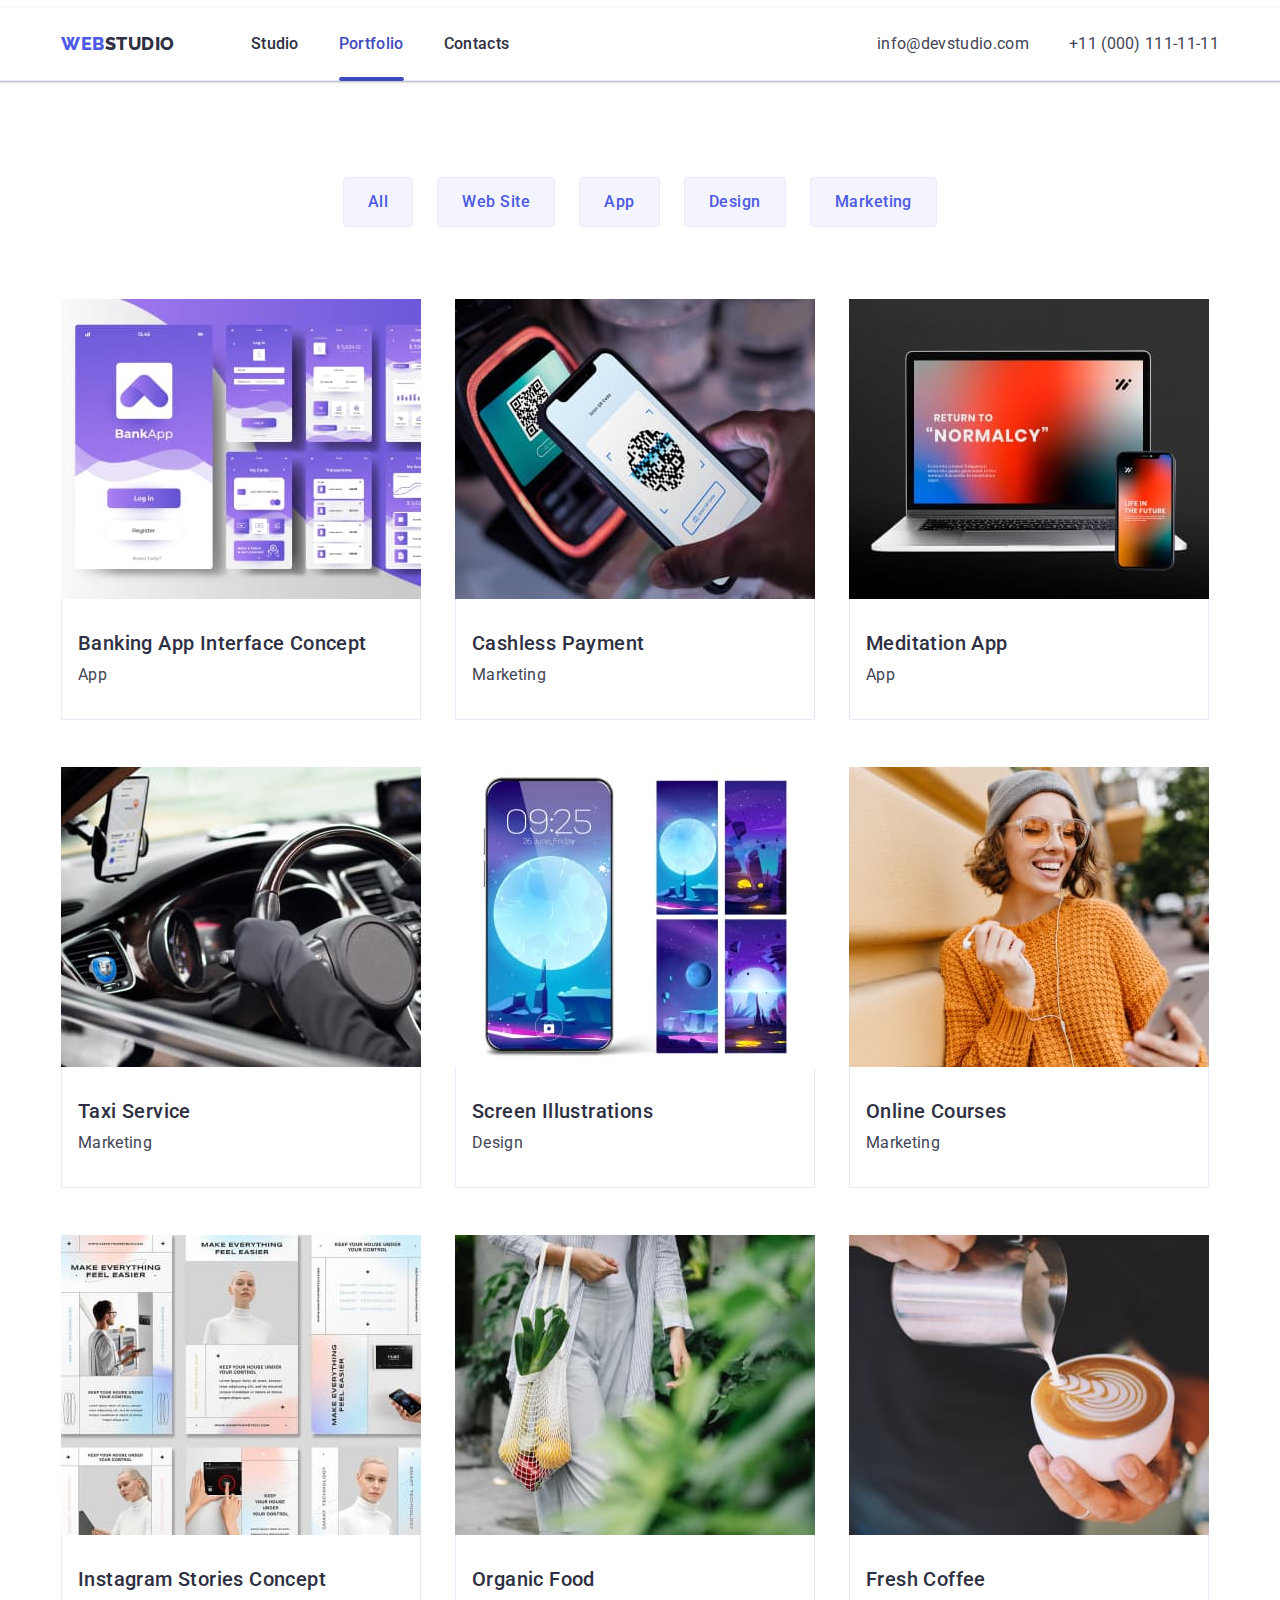
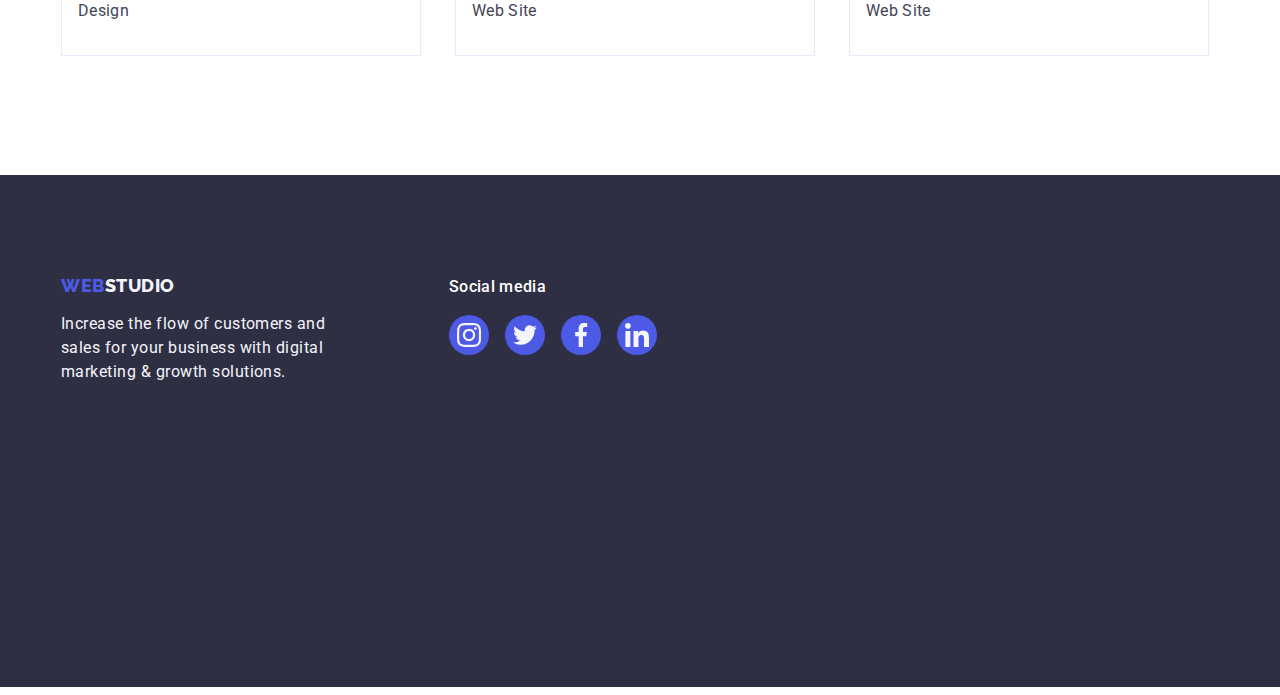
<file: portfolio.html>
<!DOCTYPE html>
<html lang="en">
  <head>
    <meta charset="UTF-8" />
    <meta name="viewport" content="width=device-width, initial-scale=1.0" />
    <meta http-equiv="X-UA-Compatible" content="ie=edge" />
    <link
      rel="stylesheet"
      href="https://cdnjs.cloudflare.com/ajax/libs/modern-normalize/2.0.0/modern-normalize.min.css"
      integrity="sha512-4xo8blKMVCiXpTaLzQSLSw3KFOVPWhm/TRtuPVc4WG6kUgjH6J03IBuG7JZPkcWMxJ5huwaBpOpnwYElP/m6wg=="
      crossorigin="anonymous"
      referrerpolicy="no-referrer"
    />
    <link rel="stylesheet" href="./css/styles.css" />
    <link rel="preconnect" href="https://fonts.googleapis.com" />
    <link rel="preconnect" href="https://fonts.gstatic.com" crossorigin />
    <link
      href="https://fonts.googleapis.com/css2?family=Raleway:ital,wght@0,800;1,800&family=Roboto:ital,wght@0,400;0,500;0,700;0,900;1,400;1,500;1,700;1,900&display=swap"
      rel="stylesheet"
    />
    <title>WebStudio</title>
  </head>
  <body>
    <header class="header">
      <div class="container header-container">
        <nav class="navigation">
          <a href="./index.html" class="logo">Web<span>Studio</span></a>

          <ul class="nav-list">
            <li>
              <a href="./index.html" class="nav-element">Studio</a>
            </li>
            <li>
              <a href="./portfolio.html" class="nav-element open-el"
                >Portfolio</a
              >
            </li>
            <li><a href="" class="nav-element">Contacts</a></li>
          </ul>
        </nav>
        <address class="adrss">
          <ul class="address-list">
            <li>
              <a href="mailto:info@devstudio.com" class="address-element"
                >info@devstudio.com</a
              >
            </li>
            <li>
              <a href="tel:+110001111111" class="address-element"
                >+11 (000) 111-11-11</a
              >
            </li>
          </ul>
        </address>
      </div>
    </header>
    <main>
      <section class="portfolio-section">
        <div class="container">
          <h1 class="visually-hidden">Portfolio Examples</h1>
          <ul class="filter-list">
            <li>
              <button type="button" class="filter-el">All</button>
            </li>
            <li>
              <button type="button" class="filter-el">Web Site</button>
            </li>
            <li>
              <button type="button" class="filter-el">App</button>
            </li>
            <li>
              <button type="button" class="filter-el">Design</button>
            </li>
            <li>
              <button type="button" class="filter-el">Marketing</button>
            </li>
          </ul>
          <ul class="portfolio-list">
            <li class="example-block">
              <a href="#" class="link-port">
                <div class="ex-desc">
                  <img
                    src="./images/BankingApp.jpg"
                    alt="BankingApp"
                    width="360"
                    height="300"
                  />
                  <p class="ex-desc-text">
                    14 Stylish and User-Friendly App Design Concepts · Task
                    Manager App · Calorie Tracker App · Exotic Fruit Ecommerce
                    App · Cloud Storage App
                  </p>
                </div>
                <div class="name-type">
                  <h2 class="portfolio-ex-name">
                    Banking App Interface Concept
                  </h2>
                  <p class="portfolio-ex-type">App</p>
                </div>
              </a>
            </li>
            <li class="example-block">
              <a href="#" class="link-port">
                <div class="ex-desc">
                  <img
                    src="./images/CashlessPayment.jpg"
                    alt="CashlessPayment"
                    width="360"
                    height="300"
                  />
                  <p class="ex-desc-text">
                    14 Stylish and User-Friendly App Design Concepts · Task
                    Manager App · Calorie Tracker App · Exotic Fruit Ecommerce
                    App · Cloud Storage App
                  </p>
                </div>
                <div class="name-type">
                  <h2 class="portfolio-ex-name">Cashless Payment</h2>
                  <p class="portfolio-ex-type">Marketing</p>
                </div>
              </a>
            </li>
            <li class="example-block">
              <a href="#" class="link-port">
                <div class="ex-desc">
                  <img
                    src="./images/MeditationApp.jpg"
                    alt="MeditationApp"
                    width="360"
                    height="300"
                  />
                  <p class="ex-desc-text">
                    14 Stylish and User-Friendly App Design Concepts · Task
                    Manager App · Calorie Tracker App · Exotic Fruit Ecommerce
                    App · Cloud Storage App
                  </p>
                </div>
                <div class="name-type">
                  <h2 class="portfolio-ex-name">Meditation App</h2>
                  <p class="portfolio-ex-type">App</p>
                </div>
              </a>
            </li>
            <li class="example-block">
              <a href="#" class="link-port">
                <div class="ex-desc">
                  <img
                    src="./images/Taxi.jpg"
                    alt="TaxiService"
                    width="360"
                    height="300"
                  />
                  <p class="ex-desc-text">
                    14 Stylish and User-Friendly App Design Concepts · Task
                    Manager App · Calorie Tracker App · Exotic Fruit Ecommerce
                    App · Cloud Storage App
                  </p>
                </div>
                <div class="name-type">
                  <h2 class="portfolio-ex-name">Taxi Service</h2>
                  <p class="portfolio-ex-type">Marketing</p>
                </div>
              </a>
            </li>
            <li class="example-block">
              <a href="#" class="link-port">
                <div class="ex-desc">
                  <img
                    src="./images/ScreenBg.jpg"
                    alt="ScreenIllustrations"
                    width="360"
                    height="300"
                  />
                  <p class="ex-desc-text">
                    14 Stylish and User-Friendly App Design Concepts · Task
                    Manager App · Calorie Tracker App · Exotic Fruit Ecommerce
                    App · Cloud Storage App
                  </p>
                </div>
                <div class="name-type">
                  <h2 class="portfolio-ex-name">Screen Illustrations</h2>
                  <p class="portfolio-ex-type">Design</p>
                </div>
              </a>
            </li>
            <li class="example-block">
              <a href="#" class="link-port">
                <div class="ex-desc">
                  <img
                    src="./images/HappyWoman.jpg"
                    alt="HappyWoman"
                    width="360"
                    height="300"
                  />
                  <p class="ex-desc-text">
                    14 Stylish and User-Friendly App Design Concepts · Task
                    Manager App · Calorie Tracker App · Exotic Fruit Ecommerce
                    App · Cloud Storage App
                  </p>
                </div>
                <div class="name-type">
                  <h2 class="portfolio-ex-name">Online Courses</h2>
                  <p class="portfolio-ex-type">Marketing</p>
                </div>
              </a>
            </li>
            <li class="example-block">
              <a href="#" class="link-port">
                <div class="ex-desc">
                  <img
                    src="./images/InstagramStories.jpg"
                    alt="InstagramStories"
                    width="360"
                    height="300"
                  />
                  <p class="ex-desc-text">
                    14 Stylish and User-Friendly App Design Concepts · Task
                    Manager App · Calorie Tracker App · Exotic Fruit Ecommerce
                    App · Cloud Storage App
                  </p>
                </div>
                <div class="name-type">
                  <h2 class="portfolio-ex-name">Instagram Stories Concept</h2>
                  <p class="portfolio-ex-type">Design</p>
                </div>
              </a>
            </li>
            <li class="example-block">
              <a href="#" class="link-port">
                <div class="ex-desc">
                  <img
                    src="./images/OrganicFood.jpg"
                    alt="OrganicFood"
                    width="360"
                    height="300"
                  />
                  <p class="ex-desc-text">
                    14 Stylish and User-Friendly App Design Concepts · Task
                    Manager App · Calorie Tracker App · Exotic Fruit Ecommerce
                    App · Cloud Storage App
                  </p>
                </div>
                <div class="name-type">
                  <h2 class="portfolio-ex-name">Organic Food</h2>
                  <p class="portfolio-ex-type">Web Site</p>
                </div>
              </a>
            </li>
            <li class="example-block">
              <a href="#" class="link-port">
                <div class="ex-desc">
                  <img
                    src="./images/Coffee.jpg"
                    alt="Coffee"
                    width="360"
                    height="300"
                  />
                  <p class="ex-desc-text">
                    14 Stylish and User-Friendly App Design Concepts · Task
                    Manager App · Calorie Tracker App · Exotic Fruit Ecommerce
                    App · Cloud Storage App
                  </p>
                </div>
                <div class="name-type">
                  <h2 class="portfolio-ex-name">Fresh Coffee</h2>
                  <p class="portfolio-ex-type">Web Site</p>
                </div>
              </a>
            </li>
          </ul>
        </div>
      </section>
    </main>
    <footer class="footer-class">
      <div class="container footer-container">
        <div class="left-content">
          <a href="./index.html" class="footerlogo"
            >Web<span class="footerlogo-white">Studio</span></a
          >

          <p class="footer-text">
            Increase the flow of customers and sales for your business with
            digital marketing & growth solutions.
          </p>
        </div>
        <div class="social-content">
          <p class="social-title">Social media</p>
          <ul class="footer-icon-list">
            <li class="footer-icon-el">
              <a href="" class="footer-icon-link"
                ><svg width="24" height="24" class="footer-svg">
                  <use href="./images/icons.svg#icon-instagram"></use></svg
              ></a>
            </li>
            <li class="footer-icon-el">
              <a href="" class="footer-icon-link"
                ><svg width="24" height="24" class="footer-svg">
                  <use href="./images/icons.svg#icon-twitter"></use></svg
              ></a>
            </li>
            <li class="footer-icon-el">
              <a href="" class="footer-icon-link"
                ><svg width="24" height="24" class="footer-svg">
                  <use href="./images/icons.svg#icon-facebook"></use></svg
              ></a>
            </li>
            <li class="footer-icon-el">
              <a href="" class="footer-icon-link"
                ><svg width="24" height="24" class="footer-svg">
                  <use href="./images/icons.svg#icon-linkedin"></use></svg
              ></a>
            </li>
          </ul>
        </div>
      </div>
    </footer>
  </body>
</html>
</file>
<file: css/styles.css>
:root {
  --primary-color: white;
  --secondary-color: gray;
}

img {
  display: block;
}
h1,
h2,
h3,
h4,
h5,
h6,
p {
  margin: 0;
}
ul {
  list-style-type: none;
  margin: 0;
  padding: 0;
}
a {
  text-decoration: none;
}

.visually-hidden {
  position: absolute;
  width: 1px;
  height: 1px;
  margin: -1px;
  border: 0;
  padding: 0;
  white-space: nowrap;
  clip-path: inset(100%);
  clip: rect(0 0 0 0);
  overflow: hidden;
}
body {
  display: flex;
  flex-direction: column;
  align-items: center;
  justify-content: center;
  min-height: 100vh;
  font-family: "Roboto", sans-serif;
  color: #434455;
  background-color: var(--primary-color);
}

.container {
  width: 1158px;
  margin: 0 auto;
  padding: 0 15px;
}
/* header */

.header-container {
  display: flex;
  align-items: center;
}
.header {
  display: flex;
  text-align: center;
  justify-content: center;
  flex-grow: 1;
  width: 1440px;
  height: 72px;
  flex-shrink: 0;
  padding-top: -5px;
  border-bottom: 1px solid #e7e9fc;
  box-shadow: 0px 2px 1px rgba(46, 47, 66, 0.08),
    0px 1px 1px rgba(46, 47, 66, 0.16), 0px 1px 6px rgba(46, 47, 66, 0.08);
}
.navigation {
  display: flex;
  align-items: center;
}
.logo {
  color: var(--iris, #4d5ae5);
  font-family: "Raleway", sans-serif;
  font-size: 18px;
  font-style: normal;
  font-weight: 800;
  line-height: 1.17;
  letter-spacing: 0.54px;
  text-transform: uppercase;
  text-decoration: none;
  margin-right: 76px;
}
.logo span {
  color: var(--navyblue, #2e2f42);
}
.nav-list {
  list-style: none;
  display: flex;
  gap: 40px;
}

.nav-element {
  color: #2e2f42;
  display: block;
  font-family: Roboto;
  font-size: 16px;
  font-style: normal;
  font-weight: 500;
  line-height: 1.5;
  letter-spacing: 0.02em;
  text-decoration: none;
  padding: 24px 0;
  position: relative;
  transition: color 250ms cubic-bezier(0.4, 0, 0.2, 1);
}
.open-el {
  color: #404bbf;
}
.open-el::after {
  content: "";
  position: absolute;
  left: 0;
  bottom: -1px;
  height: 4px;
  width: 100%;
  background-color: #404bbf;
  border-radius: 2px;
  transition: color 250ms cubic-bezier(0.4, 0, 0.2, 1);
}
.nav-element:hover,
.nav-element:focus {
  color: #404bbf;
}

.adrss {
  margin-left: auto;
  font-style: normal;
}
.address-list {
  display: flex;
  gap: 40px;
  align-items: center;
}

.address-element {
  color: var(--slate, #434455);

  font-family: Roboto;
  font-size: 16px;
  font-style: normal;
  font-weight: 400;
  line-height: 24px;
  letter-spacing: 0.32px;
  text-decoration: none;
  transition: color 250ms cubic-bezier(0.4, 0, 0.2, 1);
}
.address-element:hover {
  color: var(--iris, #404bbf);
}
.address-element:focus {
  color: var(--iris, #404bbf);
}
main {
  padding-top: -30px;
}

/* Hero */

.hero-section {
  width: 1440px;
  max-width: 1440px;
  height: 600px;
  padding: 188px 0;
  flex-shrink: 0;
  background-color: var(--navyblue, #2e2f42);
  background-image: linear-gradient(
      rgba(46, 47, 66, 0.7),
      rgba(46, 47, 66, 0.7)
    ),
    url(../images/hero-bg.jpg);
  background-repeat: no-repeat;
  background-position: center;
  background-size: cover;

  display: flex;
  text-align: center;
  margin: 0 auto;
}
.hero-text {
  color: var(--white, #fff);
  max-width: 496px;
  font-family: Roboto;
  font-size: 56px;
  font-style: normal;
  font-weight: 700;
  line-height: 1.07;
  letter-spacing: 1.12px;
  margin: auto;
  padding: auto;
}
.os-button {
  display: block;
  height: 56px;
  min-width: 169px;
  border: none;
  cursor: pointer;
  padding: 13px 32px;
  gap: 10px;
  border-radius: 4px;
  background: #4d5ae5;
  box-shadow: 0px 4px 4px 0px rgba(0, 0, 0, 0.15);
  color: #fff;
  font-family: "Roboto", sans-serif;
  font-size: 16px;
  font-style: normal;
  font-weight: 500;
  line-height: 24px; /* 150% */
  letter-spacing: 0.64px;
  cursor: pointer;
  margin: auto;
  padding: auto;
  margin-top: 48px;
  transition: background-color 250ms cubic-bezier(0.4, 0, 0.2, 1);
}
.os-button:hover {
  background-color: #404bbf;
}
.os-button:focus {
  background-color: #404bbf;
}
/* Advantages */
.adv-section {
  padding: 120px 0;
}

.adv-main-ul {
  font-weight: 500;
  font-size: 20px;
  line-height: 1.2;
  letter-spacing: 0.02em;
  color: #2e2f42;
  margin-bottom: 8px;
}
.adv-list {
  display: flex;
  gap: 24px;
}
.adv-el {
  width: calc((100% - 3 * 24px) / 4);
}
.box-icon {
  border-radius: 4px;
  background: var(--cloud, #f4f4fd);
  width: 264px;
  height: 112px;
  display: flex;
  justify-content: center;
  align-items: center;
  margin-bottom: 8px;
}
.icon-adv {
  width: 64px;
  height: 64px;
}
.adv-el-head {
  color: var(--navyblue, #2e2f42);

  /* Header 3 */
  font-family: Roboto;
  font-size: 20px;
  font-style: normal;
  font-weight: 500;
  line-height: 24px; /* 120% */
  letter-spacing: 0.4px;
}
.adv-el-text {
  color: var(--slate, #434455);

  /* Body */
  font-family: Roboto, sans-serif;
  font-size: 16px;
  font-style: normal;
  font-weight: 400;
  line-height: 24px; /* 150% */
  letter-spacing: 0.32px;
}

/* Business */
.business-section {
  padding-bottom: 120px;
}
.bs-head {
  color: #2e2f42;
  text-align: center;
  font-family: Roboto;
  font-size: 36px;
  font-style: normal;
  font-weight: 700;
  line-height: 1.11;
  letter-spacing: 0.03em;
  text-transform: capitalize;
  margin-bottom: 72px;
}
.bs-list {
  display: flex;
  gap: 24px;
}
.bs-el {
  width: calc((100% - 48px) / 3);
}

/* Our Team  */
.team-section {
  flex-shrink: 0;
  background: var(--cloud, #f4f4fd);
  padding-top: 50px;
  padding: 120px 0;
}
.team-head {
  color: #2e2f42;
  text-align: center;
  font-family: Roboto;
  font-size: 36px;
  font-style: normal;
  font-weight: 700;
  letter-spacing: 0.03em;
  text-transform: capitalize;
  line-height: 1.11;
  margin-bottom: 72px;
}
.team-list {
  display: flex;
  gap: 24px;
}

.person-block {
  width: calc((100% - 72px) / 4);
  border-radius: 0px 0px 4px 4px;
  background: #fff;
  box-shadow: 0px 2px 1px 0px rgba(46, 47, 66, 0.08),
    0px 1px 1px 0px rgba(46, 47, 66, 0.16),
    0px 1px 6px 0px rgba(46, 47, 66, 0.08);
}
.name-profession {
  text-align: center;
  padding: 32px 0;
}

.team-name {
  color: #2e2f42;
  text-align: center;
  font-family: Roboto;
  font-size: 20px;
  font-style: normal;
  font-weight: 500;
  line-height: 1.2;
  letter-spacing: 0.03em;
  margin-bottom: 8px;
}

.team-profession {
  color: #434455;
  text-align: center;
  font-family: Roboto;
  font-size: 16px;
  font-style: normal;
  font-weight: 400;
  line-height: 1.5;
  letter-spacing: 0.03em;
}
.icon-list {
  display: flex;
  justify-content: center;
  gap: 24px;
  margin-top: 8px;
}
.icon-li {
  width: 40px;
  height: 40px;
}
.icon-element {
  display: flex;
  background-color: #4d5ae5;
  width: 100%;
  height: 100%;
  justify-content: center;
  align-items: center;
  border-radius: 50%;
  transition: background-color 250ms cubic-bezier(0.4, 0, 0.2, 1);
}
.icon-element:hover,
.icon-element:focus {
  background-color: #404bbf;
}

.icon {
  width: 16px;
  height: 16px;
  fill: rgba(244, 244, 253, 1);
}
.icons {
  fill: #f4f4fd;
  width: 16px;
  height: 16px;
}
/* customers */
.customers-section {
  padding-top: 120px;
  padding-bottom: 120px;
  width: 1440px;
  height: 320px;
  background: #fff;
  margin-bottom: 120px;
}
.customers-title {
  color: var(--navyblue, #2e2f42);
  text-align: center;
  font-family: Roboto;
  font-size: 36px;
  font-style: normal;
  font-weight: 700;
  line-height: 1.11; /* 111.111% */
  letter-spacing: 0.03em;
  text-transform: capitalize;
  margin-bottom: 72px;
}
.cust-el {
  width: calc((100% - 120px) / 6);
  height: 88px;
  transition: border-color 250ms cubic-bezier(0.4, 0, 0.2, 1),
    color 250ms cubic-bezier(0.4, 0, 0.2, 1);
}
.cust-icon-list {
  display: flex;
  gap: 24px;
  margin-top: 72px;
}
.comp-icon {
  width: 168px;
  height: 88px;
}
.cust-link {
  width: 100%;
  height: 100%;
  border: 1px solid #8e8f99;
  border-radius: 4px;
  display: flex;
  justify-content: center;
  align-items: center;
  color: #8e8f99;
  transition: border-color 250ms cubic-bezier(0.4, 0, 0.2, 1),
    color 250ms cubic-bezier(0.4, 0, 0.2, 1);
}
.cust-link:hover,
.cust-link:focus {
  border-color: #404bbf;
  color: #404bbf;
}
.cust-icon {
  fill: currentColor;
}
/* footer */

.footer-class {
  width: 1440px;
  height: 312px;
  padding: 100px 0;
  flex-shrink: 0;
  background: var(--navyblue, #2e2f42);
  flex-direction: column;
  display: flex;
}
.footer-container {
  display: flex;
  align-items: baseline;
}
.left-content {
  margin-right: 120px;
}
.social-title {
  font-weight: 500;
  font-size: 16px;
  line-height: 1.5;
  letter-spacing: 0.02em;
  color: #ffffff;
  margin-bottom: 16px;
}
.footer-icon-list {
  display: flex;
  gap: 16px;
}
.footer-icon-el {
  width: 40px;
  height: 40px;
}
.footer-icon-link {
  width: 100%;
  height: 100%;
  background-color: #4d5ae5;
  border-radius: 50%;
  display: flex;
  align-items: center;
  justify-content: center;
  transition: background-color 250ms cubic-bezier(0.4, 0, 0.2, 1);
}
.footer-icon-link:hover,
.footer-icon-link:focus {
  background-color: #31d0aa;
}
.footer-svg {
  fill: #f4f4fd;
}

.footerlogo {
  display: inline-block;
  margin-bottom: 16px;
  font-family: "Raleway", sans-serif;
  font-size: 18px;
  font-style: normal;
  font-weight: 800;
  line-height: 1.17;
  letter-spacing: 0.03em;
  text-transform: uppercase;
  text-decoration: none;
  color: #4d5ae5;
}

.footerlogo-white {
  color: #f4f4fd;
}
.footer-text {
  color: #f4f4fd;
  font-family: Roboto;
  width: 268px;
  font-size: 16px;
  font-style: normal;
  line-height: 1.5; /* 150% */
  letter-spacing: 0.03em;
  min-width: 264px;
}
.footer-list {
  list-style: none;
  padding-top: 70px;
  padding-left: 156px;
}
/* Modal-window */
.modal-container {
  position: fixed;
  top: 0;
  left: 0;
  width: 100%;
  height: 100%;
  background-color: rgba(46, 47, 66, 0.4);
  transition: opacity 250ms cubic-bezier(0.4, 0, 0.2, 1),
    visibility 250ms cubic-bezier(0.4, 0, 0.2, 1);
}
.is-hidden {
  opacity: 0;
  visibility: hidden;
  pointer-events: none;
}
.modal-window {
  position: absolute;
  top: 50%;
  left: 50%;
  transform: translate(-50%, -50%) scale(1);
  width: 408px;
  height: 584px;
  background: #fcfcfc;
  box-shadow: 0px 1px 1px rgba(0, 0, 0, 0.14), 0px 1px 3px rgba(0, 0, 0, 0.12),
    0px 2px 1px rgba(0, 0, 0, 0.2);
  border-radius: 4px;
  transition: transform 250ms cubic-bezier(0.4, 0, 0.2, 1);
  min-height: 584px;
}
.modal-close-btn {
  position: absolute;
  top: 24px;
  right: 24px;
  width: 24px;
  height: 24px;
  border-radius: 50%;
  display: flex;
  align-items: center;
  justify-content: center;
  background-color: #e7e9fc;
  border: 1px solid rgba(0, 0, 0, 0.1);
  padding: 0;
  cursor: pointer;
  transition: background-color 250ms cubic-bezier(0.4, 0, 0.2, 1),
    border 250ms cubic-bezier(0.4, 0, 0.2, 1);
}
.modal-close-btn:hover,
.modal-close-btn:focus {
  background-color: #404bbf;
  border: none;
  fill: #ffffff;
}

.close-icon {
  transition: fill 250ms cubic-bezier(0.4, 0, 0.2, 1);
}

/* Portfolio */
.portfolio-section {
  padding: 96px 0 120px 0;
}

.filter-list {
  display: flex;
  justify-content: center;
  gap: 24px;
  margin-bottom: 72px;
}

.filter-el {
  display: flex;
  padding: 12px 24px;
  justify-content: center;
  align-items: center;
  cursor: pointer;
  border-radius: 4px;
  border: 1px solid rgba(231, 233, 252, 1);
  background: rgba(244, 244, 253, 1);
  color: rgba(77, 90, 229, 1);
  text-align: center;
  font-family: "Roboto", sans-serif;
  font-size: 16px;
  font-style: normal;
  font-weight: 500;
  line-height: 1.5;
  letter-spacing: 0.03em;
  transition: color 250ms cubic-bezier(0.4, 0, 0.2, 1),
    background-color 250ms cubic-bezier(0.4, 0, 0.2, 1),
    border-color 250ms cubic-bezier(0.4, 0, 0.2, 1),
    box-shadow 250ms cubic-bezier(0.4, 0, 0.2, 1);
}
.filter-el:hover,
.filter-el:focus {
  color: rgba(255, 255, 255, 1);
  background-color: rgba(64, 75, 191, 1);
  border: 1px solid transparent;
  box-shadow: 0px 3px 1px rgba(0, 0, 0, 0.1), 0px 2px 1px rgba(0, 0, 0, 0.08),
    0px 2px 2px rgba(0, 0, 0, 0.12);
}

.portfolio-list {
  display: flex;
  flex-wrap: wrap;
  column-gap: 24px;
  row-gap: 48px;
}
.example-block {
  display: flex;
  width: calc((100% - 48px) / 3);
  height: 420px;

  flex-direction: column;
  align-items: flex-start;
  gap: 32px;
  flex-shrink: 0;
  background: var(--white, #fff);
}
.name-type {
  padding: 32px 16px;
  border: 1px solid #e7e9fc;
  border-top: none;
}
.portfolio-ex-name {
  color: #2e2f42;
  font-family: Roboto;
  font-size: 20px;
  font-style: normal;
  font-weight: 500;
  line-height: 1.2;
  letter-spacing: 0.02em;
  margin-bottom: 8px;
}
.portfolio-ex-type {
  color: #434455;

  /* Body */
  font-family: Roboto;
  font-size: 16px;
  font-style: normal;
  font-weight: 400;
  line-height: 1.5; /* 150% */
  letter-spacing: 0.02em;
}

.example-block ul {
  list-style: none;
  margin-top: -20px;
}
.example-block ul li {
  margin: 2px;
}

.link-port {
  display: block;
  transition: box-shadow 250ms cubic-bezier(0.4, 0, 0.2, 1);
}
.link-port:hover,
.link-port:focus {
  box-shadow: 0px 1px 6px rgba(46, 47, 66, 0.08),
    0px 1px 1px rgba(46, 47, 66, 0.16), 0px 2px 1px rgba(46, 47, 66, 0.08);
}
.ex-desc {
  position: relative;
  overflow: hidden;
}
.ex-desc-text {
  position: absolute;
  top: 0;
  font-size: 16px;
  line-height: 1.5;
  letter-spacing: 0.02em;
  color: #f4f4fd;
  padding: 40px 32px;
  background-color: #4d5ae5;
  height: 100%;
  width: 100%;
  transform: translateY(100%);
  transition: transform 250ms cubic-bezier(0.4, 0, 0.2, 1);
}
.link-port:hover .ex-desc-text,
.link-port:focus .ex-desc-text {
  transform: translateY(0%);
}
</file>
